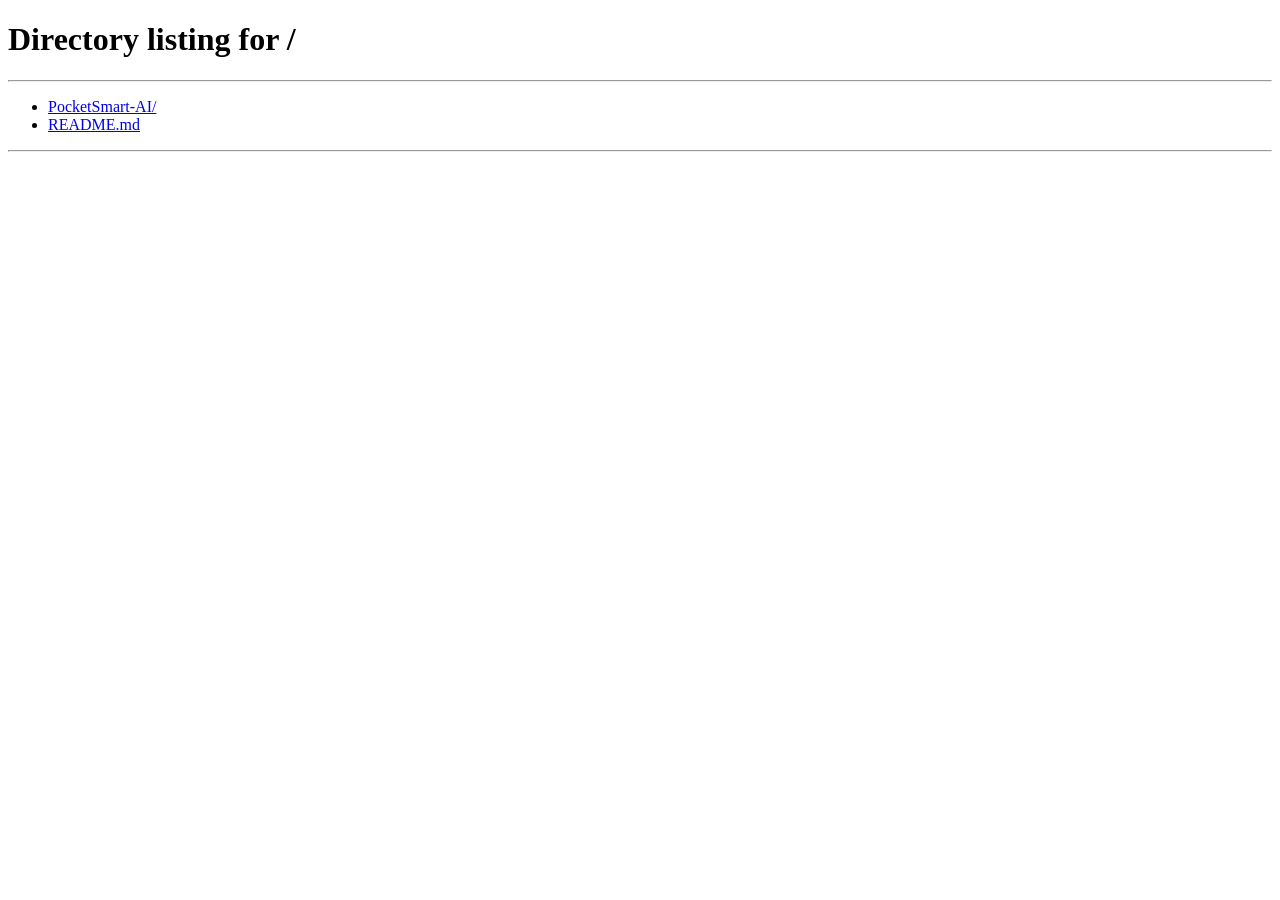
<file: PocketSmart-AI/PocketSmart-AI/5. Project Development Phase/templates/index.html>
<!DOCTYPE html>
<html lang="en">
<head>
	<meta charset="UTF-8" />
	<meta name="viewport" content="width=device-width, initial-scale=1.0" />
	<meta http-equiv="refresh" content="0; url=/" />
	<title>PocketSmart AI</title>
</head>
<body>
	<p>Continue to <a href="/">PocketSmart AI</a>.</p>
</body>
</html>
</file>
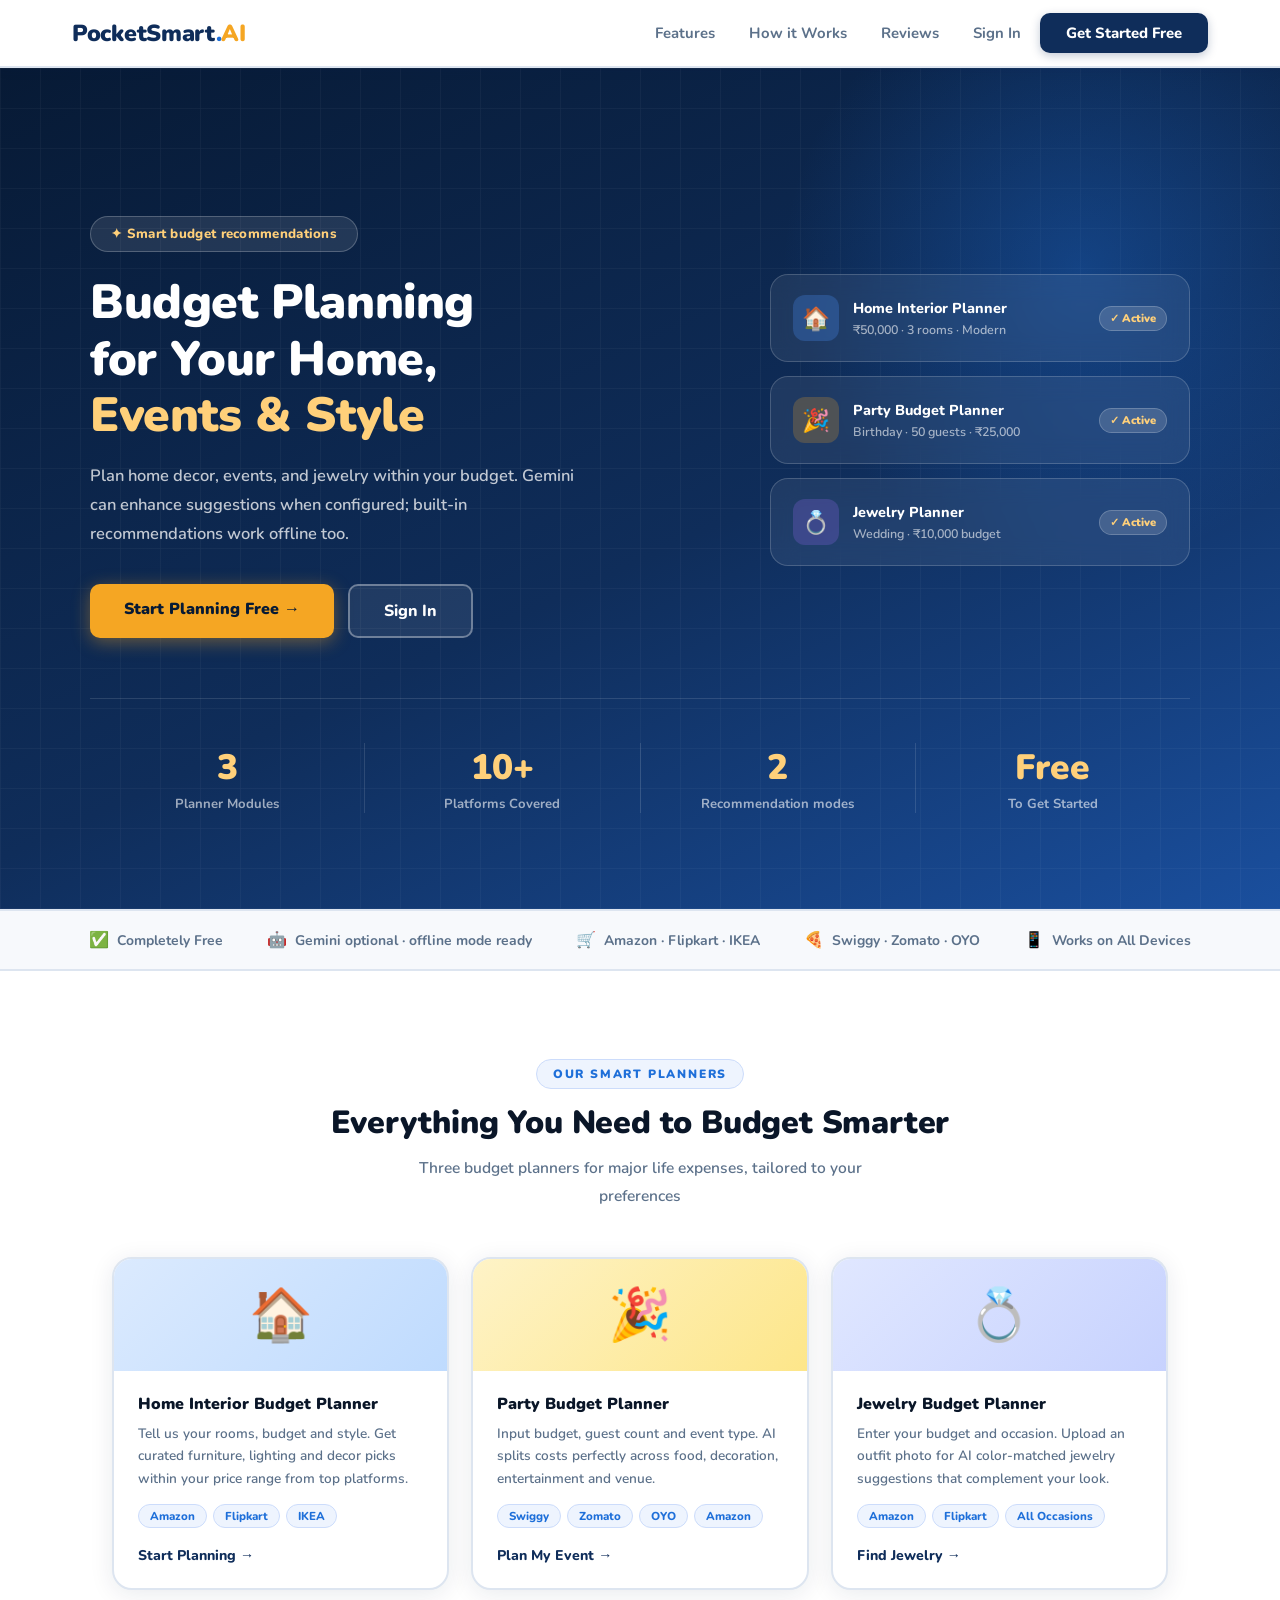
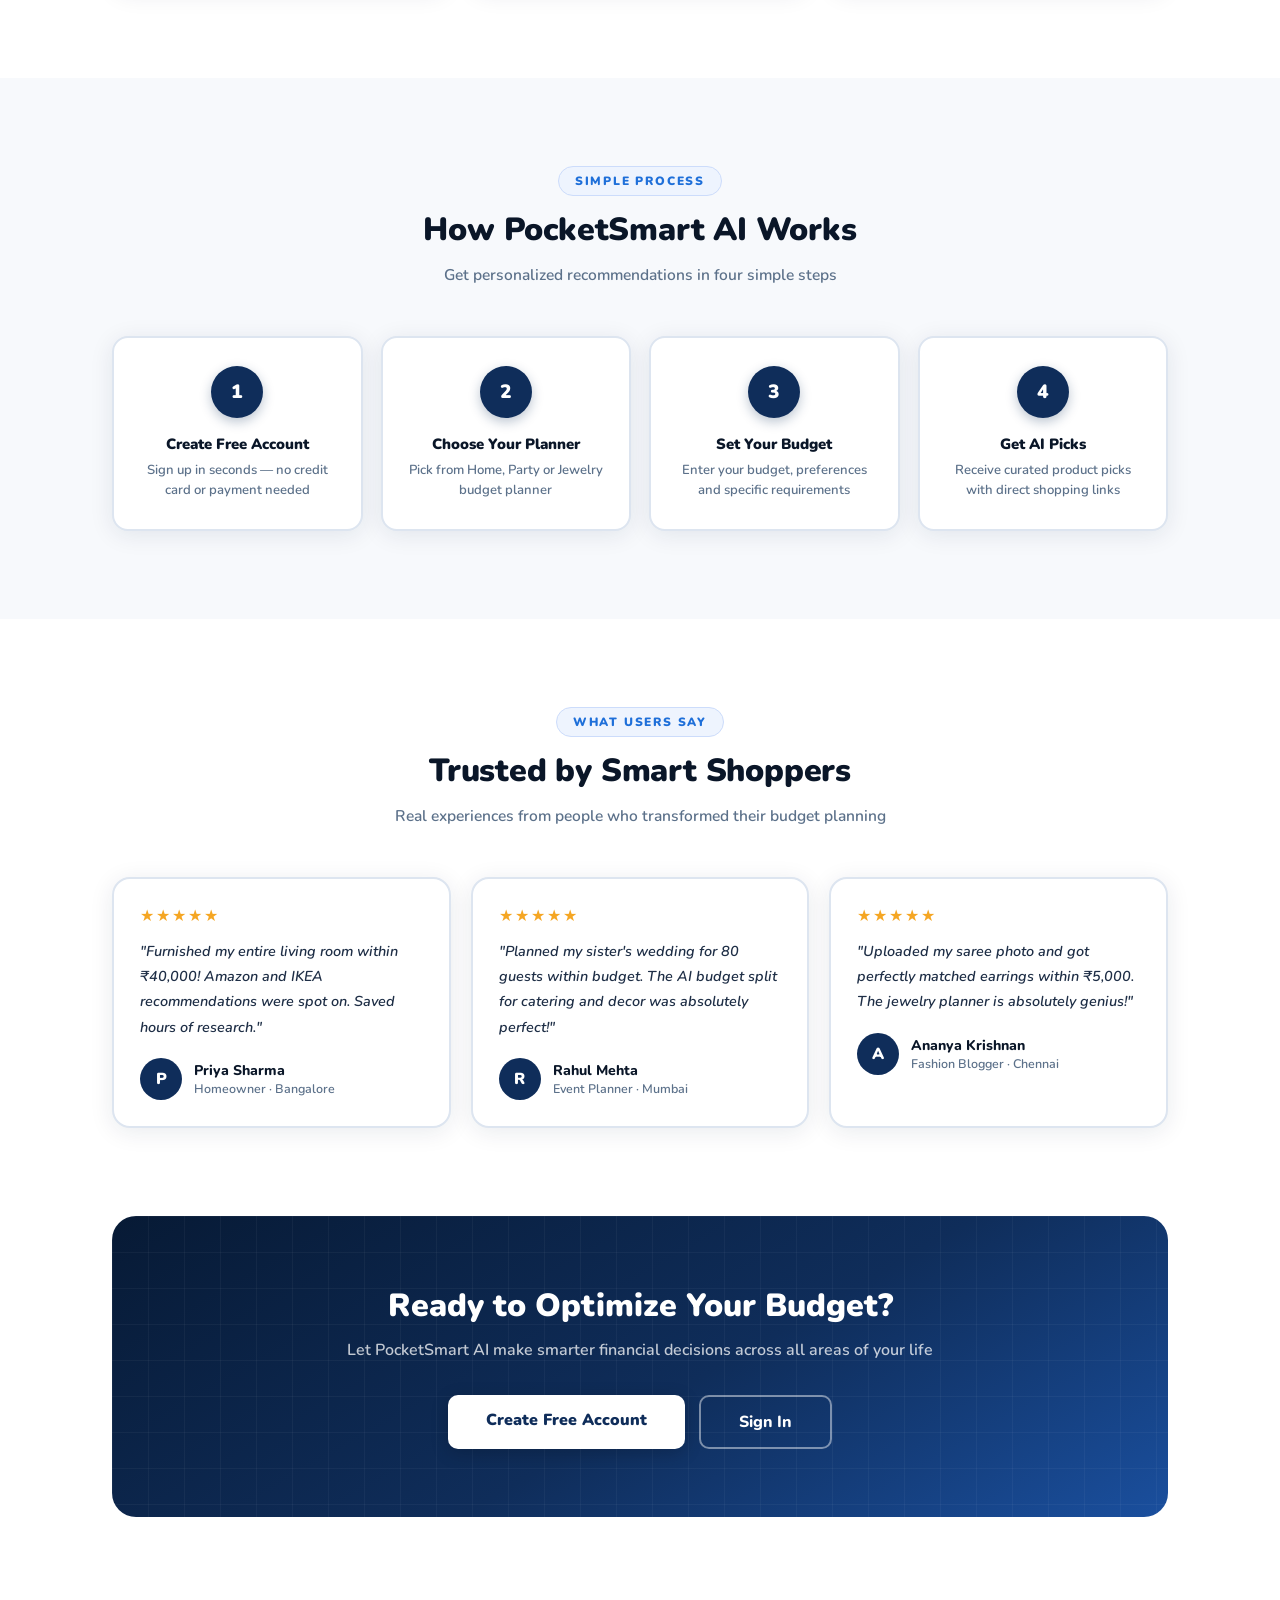
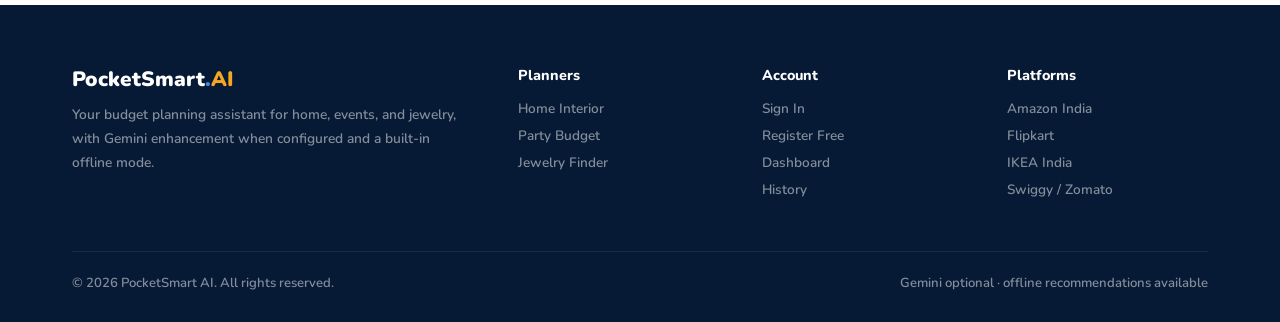
<file: PocketSmart-AI/PocketSmart-AI/5. Project Development Phase/templates/home.html>
<!DOCTYPE html>
<html lang="en">
<head>
  <meta charset="UTF-8"/>
  <meta name="viewport" content="width=device-width, initial-scale=1.0"/>
  <title>PocketSmart AI – Smart Budget Planner</title>
  <link href="https://fonts.googleapis.com/css2?family=Nunito:wght@400;600;700;800;900&display=swap" rel="stylesheet"/>
  <style>
    :root {
      --navy:    #0F2D5A;
      --navy2:   #0A2244;
      --navy3:   #071A35;
      --blue:    #1E6FD9;
      --blue-lt: #4189E8;
      --blue-pale: #EEF4FE;
      --blue-mid:  #CCDCFB;
      --gold:    #F5A623;
      --gold-lt: #FFD07A;
      --white:   #FFFFFF;
      --off:     #F7F9FC;
      --text:    #0A1628;
      --text2:   #1E2E46;
      --muted:   #5C718A;
      --border:  #DDE5F0;
      --shadow:  0 4px 24px rgba(10,34,68,0.09);
      --shadow2: 0 10px 48px rgba(10,34,68,0.16);
    }
    *, *::before, *::after { margin:0; padding:0; box-sizing:border-box; }
    html { scroll-behavior:smooth; }
    body { font-family:'Nunito',sans-serif; color:var(--text); background:var(--white); }
    a { text-decoration:none; color:inherit; }

    /* ── NAVBAR ── */
    nav {
      position:fixed; top:0; left:0; right:0; z-index:200;
      height:68px; padding:0 72px;
      background:var(--white);
      border-bottom:2px solid var(--border);
      box-shadow:0 2px 12px rgba(10,34,68,0.07);
      display:flex; align-items:center; justify-content:space-between;
    }
    .nav-logo { font-size:1.45rem; font-weight:900; color:var(--navy); letter-spacing:-0.3px; }
    .nav-logo .dot { color:var(--blue); }
    .nav-logo .ai  { color:var(--gold); }
    .nav-menu { display:flex; align-items:center; gap:4px; }
    .nav-menu a { font-size:0.93rem; font-weight:700; color:var(--muted); padding:8px 15px; border-radius:8px; transition:all .2s; }
    .nav-menu a:hover { color:var(--navy); background:var(--blue-pale); }
    .nav-btn {
      background:var(--navy) !important; color:var(--white) !important;
      padding:10px 26px !important; border-radius:10px !important;
      font-weight:800 !important; font-size:0.93rem !important;
      box-shadow:0 3px 10px rgba(15,45,90,0.25) !important;
      transition:background .2s, transform .15s !important;
    }
    .nav-btn:hover { background:var(--navy2) !important; transform:translateY(-1px) !important; }

    /* ── HERO ── */
    .hero {
      padding:148px 72px 96px;
      background:linear-gradient(155deg, var(--navy3) 0%, var(--navy) 55%, #1A4F9E 100%);
      position:relative; overflow:hidden;
    }
    .hero-grid-bg {
      position:absolute; inset:0; opacity:0.06;
      background-image:
        linear-gradient(rgba(255,255,255,.6) 1px, transparent 1px),
        linear-gradient(90deg, rgba(255,255,255,.6) 1px, transparent 1px);
      background-size:40px 40px;
    }
    .hero-glow {
      position:absolute; width:600px; height:600px;
      border-radius:50%; background:radial-gradient(circle, rgba(30,111,217,0.35) 0%, transparent 70%);
      right:-100px; top:-100px; pointer-events:none;
    }
    .hero-inner {
      position:relative; z-index:1;
      max-width:1100px; margin:0 auto;
      display:grid; grid-template-columns:1fr 420px; gap:60px; align-items:center;
    }
    .hero-badge {
      display:inline-flex; align-items:center; gap:8px;
      background:rgba(255,255,255,0.1); border:1.5px solid rgba(255,255,255,0.22);
      color:var(--gold-lt); padding:8px 20px; border-radius:50px;
      font-size:0.83rem; font-weight:800; letter-spacing:0.3px; margin-bottom:22px;
    }
    .hero h1 {
      font-size:clamp(2rem,3.8vw,3rem); font-weight:900; color:var(--white);
      line-height:1.18; margin-bottom:18px; letter-spacing:-0.4px;
    }
    .hero h1 .hl { color:var(--gold-lt); }
    .hero-sub {
      font-size:1.03rem; font-weight:600; color:rgba(255,255,255,0.75);
      line-height:1.75; max-width:500px; margin-bottom:36px;
    }
    .hero-actions { display:flex; gap:14px; flex-wrap:wrap; }
    .btn-gold {
      background:var(--gold); color:var(--navy3); padding:14px 34px;
      border-radius:10px; font-weight:900; font-size:1rem;
      box-shadow:0 4px 18px rgba(245,166,35,0.4); transition:all .2s;
    }
    .btn-gold:hover { background:var(--gold-lt); transform:translateY(-2px); box-shadow:0 8px 28px rgba(245,166,35,0.5); }
    .btn-ghost-w {
      background:rgba(255,255,255,0.08); color:var(--white);
      padding:14px 34px; border-radius:10px; font-weight:800; font-size:1rem;
      border:2px solid rgba(255,255,255,0.35); transition:all .2s;
    }
    .btn-ghost-w:hover { background:rgba(255,255,255,0.15); border-color:rgba(255,255,255,0.6); }

    /* hero right — preview card */
    .hero-card-stack { position:relative; }
    .hero-card {
      background:rgba(255,255,255,0.07); backdrop-filter:blur(12px);
      border:1.5px solid rgba(255,255,255,0.18); border-radius:18px;
      padding:20px 22px; margin-bottom:14px; display:flex; align-items:center; gap:14px;
      transition:transform .2s;
    }
    .hero-card:hover { transform:translateX(4px); }
    .hc-icon { width:46px; height:46px; border-radius:12px; display:flex; align-items:center; justify-content:center; font-size:1.4rem; flex-shrink:0; }
    .hci-b { background:rgba(78,148,255,0.25); }
    .hci-g { background:rgba(245,166,35,0.22); }
    .hci-p { background:rgba(160,110,255,0.22); }
    .hc-info h4 { font-size:0.9rem; font-weight:800; color:var(--white); margin-bottom:3px; }
    .hc-info p  { font-size:0.78rem; font-weight:600; color:rgba(255,255,255,0.6); }
    .hc-badge { margin-left:auto; background:rgba(255,255,255,0.15); color:var(--gold-lt); font-size:0.7rem; font-weight:900; padding:4px 10px; border-radius:20px; white-space:nowrap; border:1px solid rgba(255,255,255,0.2); }

    /* hero stats */
    .hero-stats {
      margin-top:60px; padding-top:44px;
      border-top:1px solid rgba(255,255,255,0.12);
      display:flex; gap:0; max-width:1100px; margin:60px auto 0;
    }
    .h-stat { flex:1; text-align:center; padding:0 24px; border-right:1px solid rgba(255,255,255,0.12); position:relative; z-index:1; }
    .h-stat:last-child { border-right:none; }
    .h-stat-val { font-size:2.2rem; font-weight:900; color:var(--gold-lt); margin-bottom:4px; }
    .h-stat-lbl { font-size:0.82rem; color:rgba(255,255,255,0.6); font-weight:700; }

    /* ── TRUST BAR ── */
    .trust {
      background:var(--off); border-top:2px solid var(--border); border-bottom:2px solid var(--border);
      padding:18px 72px;
      display:flex; align-items:center; justify-content:center; gap:44px; flex-wrap:wrap;
    }
    .trust-item { display:flex; align-items:center; gap:8px; font-size:0.87rem; font-weight:700; color:var(--muted); }
    .trust-item span { font-size:1rem; }

    /* ── SECTIONS ── */
    .section { padding:88px 72px; max-width:1200px; margin:0 auto; }
    .section-alt { background:var(--off); }
    .section-alt-inner { max-width:1200px; margin:0 auto; padding:88px 72px; }
    .sec-tag { display:inline-block; background:var(--blue-pale); color:var(--blue); border:1.5px solid var(--blue-mid); font-size:0.75rem; font-weight:900; letter-spacing:1.8px; text-transform:uppercase; padding:6px 16px; border-radius:50px; margin-bottom:12px; }
    .sec-title { font-size:clamp(1.55rem,2.5vw,2.1rem); font-weight:900; color:var(--text); margin-bottom:10px; letter-spacing:-0.2px; }
    .sec-sub { font-size:0.97rem; color:var(--muted); font-weight:600; max-width:500px; line-height:1.75; }
    .tc { text-align:center; }
    .tc .sec-sub { margin:0 auto; }

    /* ── PLANNER CARDS ── */
    .cards3 { display:grid; grid-template-columns:repeat(3,1fr); gap:22px; margin-top:48px; }
    .pcard {
      background:var(--white); border-radius:20px; border:2px solid var(--border);
      box-shadow:var(--shadow); overflow:hidden; transition:all .25s;
    }
    .pcard:hover { transform:translateY(-7px); box-shadow:var(--shadow2); border-color:var(--blue-lt); }
    .pcard-top { height:112px; display:flex; align-items:center; justify-content:center; font-size:3.2rem; }
    .pt-blue   { background:linear-gradient(135deg,#DBEAFE,#BFDBFE); }
    .pt-gold   { background:linear-gradient(135deg,#FEF3C7,#FDE68A); }
    .pt-indigo { background:linear-gradient(135deg,#E0E7FF,#C7D2FE); }
    .pcard-body { padding:22px 24px; }
    .pcard-body h3 { font-size:1rem; font-weight:900; color:var(--text); margin-bottom:8px; }
    .pcard-body p  { font-size:0.85rem; color:var(--muted); font-weight:600; line-height:1.65; margin-bottom:14px; }
    .ptags { display:flex; gap:6px; flex-wrap:wrap; margin-bottom:16px; }
    .ptag { font-size:0.72rem; font-weight:800; padding:3px 11px; border-radius:20px; background:var(--blue-pale); color:var(--blue); border:1.5px solid var(--blue-mid); }
    .plink { display:inline-flex; align-items:center; gap:5px; color:var(--navy); font-weight:800; font-size:0.88rem; transition:all .2s; }
    .plink:hover { color:var(--blue); gap:9px; }

    /* ── STEPS ── */
    .steps4 { display:grid; grid-template-columns:repeat(4,1fr); gap:18px; margin-top:48px; }
    .step-box {
      background:var(--white); border-radius:16px; padding:28px 22px;
      text-align:center; border:2px solid var(--border); box-shadow:var(--shadow);
      transition:border-color .2s, transform .2s;
    }
    .step-box:hover { border-color:var(--navy); transform:translateY(-3px); }
    .step-num { width:52px; height:52px; border-radius:50%; background:var(--navy); color:var(--white); font-size:1.2rem; font-weight:900; display:flex; align-items:center; justify-content:center; margin:0 auto 16px; box-shadow:0 4px 12px rgba(15,45,90,0.28); }
    .step-box h4 { font-size:0.93rem; font-weight:900; margin-bottom:6px; color:var(--text); }
    .step-box p  { font-size:0.82rem; color:var(--muted); font-weight:600; line-height:1.55; }

    /* ── TESTIMONIALS ── */
    .reviews3 { display:grid; grid-template-columns:repeat(3,1fr); gap:20px; margin-top:48px; }
    .rcard {
      background:var(--white); border-radius:18px; padding:26px;
      border:2px solid var(--border); box-shadow:var(--shadow); transition:all .2s;
    }
    .rcard:hover { border-color:var(--navy); box-shadow:var(--shadow2); }
    .rstars { color:var(--gold); font-size:1rem; letter-spacing:2px; margin-bottom:12px; }
    .rtext { font-size:0.9rem; color:var(--text2); font-weight:600; line-height:1.75; margin-bottom:18px; font-style:italic; }
    .rauthor { display:flex; align-items:center; gap:12px; }
    .ravatar { width:42px; height:42px; border-radius:50%; background:var(--navy); color:var(--white); font-size:1rem; font-weight:900; display:flex; align-items:center; justify-content:center; flex-shrink:0; }
    .rname { font-weight:800; font-size:0.88rem; color:var(--text); }
    .rrole { font-size:0.78rem; color:var(--muted); font-weight:600; }

    /* ── CTA ── */
    .cta-section { padding:0 72px 88px; max-width:1200px; margin:0 auto; }
    .cta-box {
      background:linear-gradient(150deg,var(--navy3) 0%,var(--navy) 55%,#1A4F9E 100%);
      border-radius:24px; padding:68px; text-align:center; position:relative; overflow:hidden;
    }
    .cta-box::before {
      content:''; position:absolute; inset:0;
      background-image:linear-gradient(rgba(255,255,255,.04) 1px,transparent 1px),linear-gradient(90deg,rgba(255,255,255,.04) 1px,transparent 1px);
      background-size:36px 36px;
    }
    .cta-box h2 { font-size:2rem; font-weight:900; color:var(--white); margin-bottom:12px; position:relative; }
    .cta-box p  { color:rgba(255,255,255,0.75); font-size:1rem; font-weight:600; margin-bottom:34px; position:relative; }
    .cta-btns  { display:flex; gap:14px; justify-content:center; flex-wrap:wrap; position:relative; }
    .btn-white { background:var(--white); color:var(--navy); padding:14px 38px; border-radius:10px; font-weight:900; font-size:1rem; box-shadow:0 4px 18px rgba(0,0,0,0.18); transition:all .2s; }
    .btn-white:hover { transform:translateY(-2px); box-shadow:0 8px 28px rgba(0,0,0,0.22); }
    .btn-ol-w { background:transparent; color:var(--white); padding:14px 38px; border-radius:10px; font-weight:800; font-size:1rem; border:2px solid rgba(255,255,255,0.45); transition:all .2s; }
    .btn-ol-w:hover { background:rgba(255,255,255,0.1); border-color:rgba(255,255,255,0.7); }

    /* ── FOOTER ── */
    footer { background:var(--navy3); padding:60px 72px 30px; color:rgba(255,255,255,0.5); }
    .fgrid { display:grid; grid-template-columns:2fr 1fr 1fr 1fr; gap:44px; margin-bottom:44px; }
    .flogo { font-size:1.3rem; font-weight:900; color:var(--white); margin-bottom:10px; }
    .flogo .dot { color:var(--blue-lt); }
    .flogo .ai  { color:var(--gold); }
    .fdesc { font-size:0.86rem; font-weight:600; line-height:1.75; }
    .fcol h4 { color:var(--white); font-weight:800; font-size:0.9rem; margin-bottom:14px; }
    .fcol a  { display:block; font-size:0.85rem; font-weight:600; margin-bottom:8px; transition:color .2s; }
    .fcol a:hover { color:var(--blue-lt); }
    .fbot { border-top:1px solid rgba(255,255,255,0.08); padding-top:22px; display:flex; justify-content:space-between; font-size:0.82rem; font-weight:600; }

    /* ── RESPONSIVE ── */
    @media(max-width:1024px){
      nav,.trust,.section,.section-alt-inner,.cta-section,footer{padding-left:28px;padding-right:28px;}
      .hero{padding:130px 28px 80px;}
      .hero-inner{grid-template-columns:1fr;} .hero-card-stack{display:none;}
      .cards3,.steps4,.reviews3{grid-template-columns:1fr 1fr;}
      .fgrid{grid-template-columns:1fr 1fr;}
      .hero-stats{flex-wrap:wrap;}
    }
    @media(max-width:640px){
      .cards3,.steps4,.reviews3{grid-template-columns:1fr;}
      .nav-menu a:not(.nav-btn){display:none;}
      .h-stat{border-right:none;padding:10px 0;}
    }
  </style>
</head>
<body>

<!-- NAVBAR -->
<nav>
  <div class="nav-logo">PocketSmart<span class="dot">.</span><span class="ai">AI</span></div>
  <div class="nav-menu">
    <a href="#features">Features</a>
    <a href="#how-it-works">How it Works</a>
    <a href="#reviews">Reviews</a>
    <a href="/login">Sign In</a>
    <a href="/register" class="nav-btn">Get Started Free</a>
  </div>
</nav>

<!-- HERO -->
<div style="padding-top:68px">
<div class="hero">
  <div class="hero-grid-bg"></div>
  <div class="hero-glow"></div>
  <div class="hero-inner">
    <div>
      <div class="hero-badge">✦ Smart budget recommendations</div>
      <h1>Budget Planning<br/>for Your Home,<br/><span class="hl">Events & Style</span></h1>
      <p class="hero-sub">Plan home decor, events, and jewelry within your budget. Gemini can enhance suggestions when configured; built-in recommendations work offline too.</p>
      <div class="hero-actions">
        <a href="/register" class="btn-gold">Start Planning Free →</a>
        <a href="/login" class="btn-ghost-w">Sign In</a>
      </div>
    </div>
    <div class="hero-card-stack">
      <div class="hero-card"><div class="hc-icon hci-b">🏠</div><div class="hc-info"><h4>Home Interior Planner</h4><p>₹50,000 · 3 rooms · Modern</p></div><div class="hc-badge">✓ Active</div></div>
      <div class="hero-card"><div class="hc-icon hci-g">🎉</div><div class="hc-info"><h4>Party Budget Planner</h4><p>Birthday · 50 guests · ₹25,000</p></div><div class="hc-badge">✓ Active</div></div>
      <div class="hero-card"><div class="hc-icon hci-p">💍</div><div class="hc-info"><h4>Jewelry Planner</h4><p>Wedding · ₹10,000 budget</p></div><div class="hc-badge">✓ Active</div></div>
    </div>
  </div>
  <div class="hero-stats">
    <div class="h-stat"><div class="h-stat-val">3</div><div class="h-stat-lbl">Planner Modules</div></div>
    <div class="h-stat"><div class="h-stat-val">10+</div><div class="h-stat-lbl">Platforms Covered</div></div>
    <div class="h-stat"><div class="h-stat-val">2</div><div class="h-stat-lbl">Recommendation modes</div></div>
    <div class="h-stat"><div class="h-stat-val">Free</div><div class="h-stat-lbl">To Get Started</div></div>
  </div>
</div>

<!-- TRUST BAR -->
<div class="trust">
  <div class="trust-item"><span>✅</span> Completely Free</div>
  <div class="trust-item"><span>🤖</span> Gemini optional · offline mode ready</div>
  <div class="trust-item"><span>🛒</span> Amazon · Flipkart · IKEA</div>
  <div class="trust-item"><span>🍕</span> Swiggy · Zomato · OYO</div>
  <div class="trust-item"><span>📱</span> Works on All Devices</div>
</div>

<!-- PLANNERS -->
<div class="section" id="features">
  <div class="tc">
    <div class="sec-tag">Our Smart Planners</div>
    <h2 class="sec-title">Everything You Need to Budget Smarter</h2>
    <p class="sec-sub">Three budget planners for major life expenses, tailored to your preferences</p>
  </div>
  <div class="cards3">
    <div class="pcard">
      <div class="pcard-top pt-blue">🏠</div>
      <div class="pcard-body">
        <h3>Home Interior Budget Planner</h3>
        <p>Tell us your rooms, budget and style. Get curated furniture, lighting and decor picks within your price range from top platforms.</p>
        <div class="ptags"><span class="ptag">Amazon</span><span class="ptag">Flipkart</span><span class="ptag">IKEA</span></div>
        <a href="/register" class="plink">Start Planning →</a>
      </div>
    </div>
    <div class="pcard">
      <div class="pcard-top pt-gold">🎉</div>
      <div class="pcard-body">
        <h3>Party Budget Planner</h3>
        <p>Input budget, guest count and event type. AI splits costs perfectly across food, decoration, entertainment and venue.</p>
        <div class="ptags"><span class="ptag">Swiggy</span><span class="ptag">Zomato</span><span class="ptag">OYO</span><span class="ptag">Amazon</span></div>
        <a href="/register" class="plink">Plan My Event →</a>
      </div>
    </div>
    <div class="pcard">
      <div class="pcard-top pt-indigo">💍</div>
      <div class="pcard-body">
        <h3>Jewelry Budget Planner</h3>
        <p>Enter your budget and occasion. Upload an outfit photo for AI color-matched jewelry suggestions that complement your look.</p>
        <div class="ptags"><span class="ptag">Amazon</span><span class="ptag">Flipkart</span><span class="ptag">All Occasions</span></div>
        <a href="/register" class="plink">Find Jewelry →</a>
      </div>
    </div>
  </div>
</div>

<!-- HOW IT WORKS -->
<div class="section-alt" id="how-it-works">
  <div class="section-alt-inner">
    <div class="tc">
      <div class="sec-tag">Simple Process</div>
      <h2 class="sec-title">How PocketSmart AI Works</h2>
      <p class="sec-sub">Get personalized recommendations in four simple steps</p>
    </div>
    <div class="steps4">
      <div class="step-box"><div class="step-num">1</div><h4>Create Free Account</h4><p>Sign up in seconds — no credit card or payment needed</p></div>
      <div class="step-box"><div class="step-num">2</div><h4>Choose Your Planner</h4><p>Pick from Home, Party or Jewelry budget planner</p></div>
      <div class="step-box"><div class="step-num">3</div><h4>Set Your Budget</h4><p>Enter your budget, preferences and specific requirements</p></div>
      <div class="step-box"><div class="step-num">4</div><h4>Get AI Picks</h4><p>Receive curated product picks with direct shopping links</p></div>
    </div>
  </div>
</div>

<!-- REVIEWS -->
<div class="section" id="reviews">
  <div class="tc">
    <div class="sec-tag">What Users Say</div>
    <h2 class="sec-title">Trusted by Smart Shoppers</h2>
    <p class="sec-sub">Real experiences from people who transformed their budget planning</p>
  </div>
  <div class="reviews3">
    <div class="rcard">
      <div class="rstars">★★★★★</div>
      <p class="rtext">"Furnished my entire living room within ₹40,000! Amazon and IKEA recommendations were spot on. Saved hours of research."</p>
      <div class="rauthor"><div class="ravatar">P</div><div><div class="rname">Priya Sharma</div><div class="rrole">Homeowner · Bangalore</div></div></div>
    </div>
    <div class="rcard">
      <div class="rstars">★★★★★</div>
      <p class="rtext">"Planned my sister's wedding for 80 guests within budget. The AI budget split for catering and decor was absolutely perfect!"</p>
      <div class="rauthor"><div class="ravatar">R</div><div><div class="rname">Rahul Mehta</div><div class="rrole">Event Planner · Mumbai</div></div></div>
    </div>
    <div class="rcard">
      <div class="rstars">★★★★★</div>
      <p class="rtext">"Uploaded my saree photo and got perfectly matched earrings within ₹5,000. The jewelry planner is absolutely genius!"</p>
      <div class="rauthor"><div class="ravatar">A</div><div><div class="rname">Ananya Krishnan</div><div class="rrole">Fashion Blogger · Chennai</div></div></div>
    </div>
  </div>
</div>

<!-- CTA -->
<div class="cta-section">
  <div class="cta-box">
    <h2>Ready to Optimize Your Budget?</h2>
    <p>Let PocketSmart AI make smarter financial decisions across all areas of your life</p>
    <div class="cta-btns">
      <a href="/register" class="btn-white">Create Free Account</a>
      <a href="/login" class="btn-ol-w">Sign In</a>
    </div>
  </div>
</div>

<!-- FOOTER -->
<footer>
  <div class="fgrid">
    <div>
      <div class="flogo">PocketSmart<span class="dot">.</span><span class="ai">AI</span></div>
      <p class="fdesc">Your budget planning assistant for home, events, and jewelry, with Gemini enhancement when configured and a built-in offline mode.</p>
    </div>
    <div class="fcol"><h4>Planners</h4><a href="/home-planner">Home Interior</a><a href="/party-planner">Party Budget</a><a href="/jewelry-planner">Jewelry Finder</a></div>
    <div class="fcol"><h4>Account</h4><a href="/login">Sign In</a><a href="/register">Register Free</a><a href="/dashboard">Dashboard</a><a href="/history">History</a></div>
    <div class="fcol"><h4>Platforms</h4><a href="#">Amazon India</a><a href="#">Flipkart</a><a href="#">IKEA India</a><a href="#">Swiggy / Zomato</a></div>
  </div>
  <div class="fbot"><span>© 2026 PocketSmart AI. All rights reserved.</span><span>Gemini optional · offline recommendations available</span></div>
</footer>
</div>
</body>
</html>
</file>
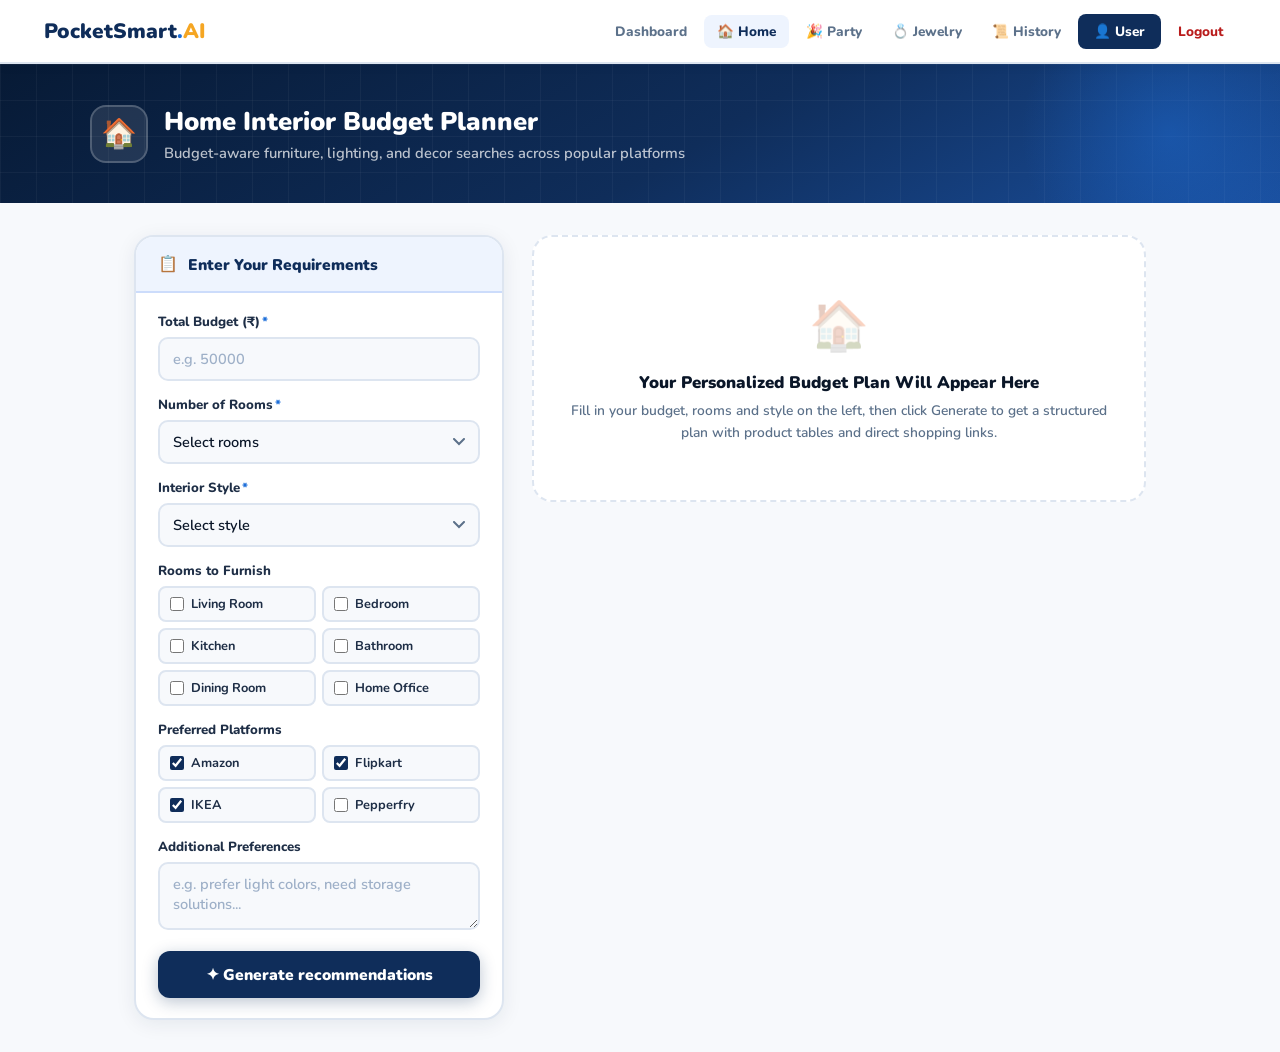
<file: PocketSmart-AI/PocketSmart-AI/5. Project Development Phase/templates/home_planner.html>
<!DOCTYPE html>
<html lang="en">
<head>
  <meta charset="UTF-8"/>
  <meta name="viewport" content="width=device-width, initial-scale=1.0"/>
  <title>PocketSmart AI – Home Interior Planner</title>
  <link href="https://fonts.googleapis.com/css2?family=Nunito:wght@400;600;700;800;900&display=swap" rel="stylesheet"/>
  <style>
    :root{--navy:#0F2D5A;--navy2:#0A2244;--navy3:#071A35;--blue:#1E6FD9;--blue-lt:#4189E8;--blue-pale:#EEF4FE;--blue-mid:#CCDCFB;--gold:#F5A623;--gold-lt:#FFD07A;--white:#FFFFFF;--off:#F7F9FC;--text:#0A1628;--text2:#1E2E46;--muted:#5C718A;--border:#DDE5F0;--shadow:0 4px 20px rgba(10,34,68,0.08);--shadow2:0 8px 36px rgba(10,34,68,0.14);}
    *{margin:0;padding:0;box-sizing:border-box;}
    body{font-family:'Nunito',sans-serif;color:var(--text);background:var(--off);min-height:100vh;}
    a{text-decoration:none;color:inherit;}
    nav{background:var(--white);border-bottom:2px solid var(--border);height:64px;padding:0 44px;display:flex;align-items:center;justify-content:space-between;position:sticky;top:0;z-index:100;box-shadow:0 2px 10px rgba(10,34,68,0.07);}
    .nav-logo{font-size:1.3rem;font-weight:900;color:var(--navy);}
    .nav-logo .dot{color:var(--blue);}
    .nav-logo .ai{color:var(--gold);}
    .nav-right{display:flex;align-items:center;gap:4px;}
    .nl{padding:7px 13px;border-radius:8px;font-size:0.85rem;font-weight:800;color:var(--muted);transition:all .2s;}
    .nl:hover{background:var(--blue-pale);color:var(--navy);}
    .nl.active{background:var(--blue-pale);color:var(--navy);}
    .nl.danger{color:#B91C1C;}
    .nl.danger:hover{background:#FEF2F2;}
    .user-chip{background:var(--navy);color:var(--white);padding:8px 16px;border-radius:8px;font-size:0.85rem;font-weight:800;}
    .page-header{background:linear-gradient(150deg,var(--navy3) 0%,var(--navy) 55%,#1A4F9E 100%);padding:40px 44px;position:relative;overflow:hidden;}
    .page-header::before{content:'';position:absolute;inset:0;background-image:linear-gradient(rgba(255,255,255,.04) 1px,transparent 1px),linear-gradient(90deg,rgba(255,255,255,.04) 1px,transparent 1px);background-size:36px 36px;}
    .ph-glow{position:absolute;width:300px;height:300px;border-radius:50%;background:radial-gradient(circle,rgba(30,111,217,0.4) 0%,transparent 70%);right:-40px;top:-80px;pointer-events:none;}
    .ph-inner{max-width:1100px;margin:0 auto;position:relative;z-index:1;display:flex;align-items:center;gap:16px;}
    .ph-icon{width:58px;height:58px;border-radius:16px;background:rgba(255,255,255,0.1);border:2px solid rgba(255,255,255,0.2);display:flex;align-items:center;justify-content:center;font-size:1.8rem;flex-shrink:0;}
    .ph-text h1{font-size:1.6rem;font-weight:900;color:var(--white);margin-bottom:4px;}
    .ph-text p{font-size:0.92rem;font-weight:600;color:rgba(255,255,255,0.72);}
    main{max-width:1100px;margin:0 auto;padding:32px 44px;}
    .layout{display:grid;grid-template-columns:370px 1fr;gap:28px;align-items:start;}

    /* ── FORM ── */
    .form-card{background:var(--white);border:2px solid var(--border);border-radius:20px;box-shadow:var(--shadow);overflow:hidden;position:sticky;top:84px;}
    .form-card-header{background:var(--blue-pale);border-bottom:2px solid var(--blue-mid);padding:16px 22px;display:flex;align-items:center;gap:10px;}
    .form-card-header h2{font-size:0.97rem;font-weight:900;color:var(--navy);}
    .form-body{padding:20px 22px;}
    .form-group{margin-bottom:15px;}
    .form-group label{display:block;font-size:0.83rem;font-weight:800;color:var(--text2);margin-bottom:6px;}
    .req{color:var(--blue);margin-left:2px;}
    input,select,textarea{width:100%;padding:10px 13px;border:2px solid var(--border);border-radius:10px;font-family:'Nunito',sans-serif;font-size:0.91rem;font-weight:600;color:var(--text);background:var(--off);transition:border-color .2s,box-shadow .2s,background .2s;}
    input:focus,select:focus,textarea:focus{outline:none;border-color:var(--blue);background:var(--white);box-shadow:0 0 0 3px rgba(30,111,217,0.1);}
    input::placeholder,textarea::placeholder{color:#9EB0C8;font-weight:600;}
    select{cursor:pointer;appearance:none;background-image:url("data:image/svg+xml,%3Csvg xmlns='http://www.w3.org/2000/svg' width='12' height='8' viewBox='0 0 12 8'%3E%3Cpath d='M1 1l5 5 5-5' stroke='%235C718A' stroke-width='2' fill='none' stroke-linecap='round'/%3E%3C/svg%3E");background-repeat:no-repeat;background-position:right 13px center;padding-right:34px;}
    textarea{resize:vertical;min-height:68px;}
    .cbgroup{display:grid;grid-template-columns:1fr 1fr;gap:6px;}
    .cbitem{display:flex;align-items:center;gap:7px;background:var(--off);border:2px solid var(--border);border-radius:8px;padding:7px 10px;cursor:pointer;transition:all .2s;}
    .cbitem:hover{border-color:var(--blue-mid);}
    .cbitem input[type=checkbox]{width:14px;height:14px;accent-color:var(--navy);cursor:pointer;padding:0;flex-shrink:0;}
    .cbitem label{font-size:0.8rem;font-weight:700;color:var(--text2);cursor:pointer;margin:0;}
    .btn-gen{width:100%;padding:13px;background:var(--navy);color:var(--white);border:none;border-radius:12px;font-family:'Nunito',sans-serif;font-size:0.97rem;font-weight:900;cursor:pointer;box-shadow:0 4px 16px rgba(15,45,90,0.28);transition:all .2s;display:flex;align-items:center;justify-content:center;gap:8px;margin-top:4px;}
    .btn-gen:hover{background:var(--navy2);transform:translateY(-1px);}
    .btn-gen:disabled{opacity:0.6;cursor:not-allowed;transform:none;box-shadow:none;}

    /* ── STATES ── */
    .res-empty{background:var(--white);border:2px dashed var(--border);border-radius:20px;padding:56px 28px;text-align:center;}
    .re-icon{font-size:3rem;margin-bottom:12px;opacity:0.3;}
    .re-title{font-size:1.05rem;font-weight:900;color:var(--text);margin-bottom:6px;}
    .re-sub{font-size:0.86rem;font-weight:600;color:var(--muted);line-height:1.6;}
    .loading{display:none;background:var(--white);border:2px solid var(--border);border-radius:20px;padding:56px 28px;text-align:center;}
    .spinner{width:44px;height:44px;border:4px solid var(--blue-mid);border-top-color:var(--navy);border-radius:50%;animation:spin .8s linear infinite;margin:0 auto 16px;}
    @keyframes spin{to{transform:rotate(360deg);}}
    .loading p{font-size:0.92rem;font-weight:700;color:var(--muted);}

    /* ── RESULT LAYOUT ── */
    .result-wrap{display:none;}
    .res-topbar{background:linear-gradient(135deg,var(--navy) 0%,var(--blue) 100%);border-radius:16px;padding:18px 24px;display:flex;align-items:center;justify-content:space-between;margin-bottom:16px;}
    .res-topbar h2{font-size:1.05rem;font-weight:900;color:var(--white);}
    .res-topbar p{font-size:0.8rem;font-weight:600;color:rgba(255,255,255,0.7);margin-top:3px;}
    .res-badge{background:rgba(255,255,255,0.15);border:1.5px solid rgba(255,255,255,0.25);color:var(--gold-lt);padding:5px 13px;border-radius:20px;font-size:0.76rem;font-weight:800;white-space:nowrap;}

    /* Budget summary */
    .bsum{background:var(--white);border:2px solid var(--border);border-radius:16px;overflow:hidden;margin-bottom:14px;box-shadow:var(--shadow);}
    .bsum-head{background:linear-gradient(135deg,var(--navy) 0%,var(--navy2) 100%);padding:12px 20px;display:flex;align-items:center;gap:8px;}
    .bsum-head span{font-size:1rem;}
    .bsum-head h3{font-size:0.93rem;font-weight:900;color:var(--white);}
    .bsum-body{padding:14px 20px;display:flex;gap:0;flex-wrap:wrap;}
    .bsum-item{flex:1;min-width:100px;padding:0 18px;border-right:2px solid var(--border);}
    .bsum-item:first-child{padding-left:4px;}
    .bsum-item:last-child{border-right:none;}
    .bsum-lbl{font-size:0.74rem;font-weight:800;color:var(--muted);text-transform:uppercase;letter-spacing:0.8px;margin-bottom:4px;}
    .bsum-val{font-size:1.15rem;font-weight:900;color:var(--navy);}
    .bsum-val.green{color:#15803D;}
    .bsum-val.gold{color:var(--gold);}

    /* Category card */
    .cat-card{background:var(--white);border:2px solid var(--border);border-radius:16px;overflow:hidden;margin-bottom:14px;box-shadow:var(--shadow);}
    .cat-head{padding:12px 18px;display:flex;align-items:center;gap:10px;border-bottom:2px solid var(--border);background:var(--blue-pale);}
    .cat-icon{font-size:1.15rem;}
    .cat-name{font-size:0.95rem;font-weight:900;color:var(--navy);}
    .cat-alloc{margin-left:auto;background:var(--navy);color:var(--white);font-size:0.73rem;font-weight:800;padding:3px 11px;border-radius:20px;}
    .cat-table{width:100%;border-collapse:collapse;}
    .cat-table th{background:var(--off);font-size:0.74rem;font-weight:800;color:var(--muted);padding:9px 14px;text-align:left;border-bottom:2px solid var(--border);text-transform:uppercase;letter-spacing:0.5px;}
    .cat-table td{padding:11px 14px;font-size:0.85rem;font-weight:600;color:var(--text2);border-bottom:1px solid var(--border);vertical-align:middle;}
    .cat-table tr:last-child td{border-bottom:none;}
    .cat-table tr:hover td{background:var(--blue-pale);}
    .td-name{font-weight:800;color:var(--navy);}
    .td-price{font-weight:900;color:var(--blue);white-space:nowrap;}
    .td-qty{background:var(--blue-pale);color:var(--navy);font-size:0.72rem;font-weight:800;padding:3px 9px;border-radius:20px;white-space:nowrap;display:inline-block;}
    .shop-links{display:flex;flex-wrap:wrap;gap:4px;}
    .sbtn{display:inline-flex;align-items:center;gap:3px;font-size:0.7rem;font-weight:800;padding:3px 9px;border-radius:6px;border:1.5px solid;transition:all .15s;white-space:nowrap;}
    .s-amazon{background:#FFF8E7;color:#B45309;border-color:#FDE68A;}
    .s-amazon:hover{background:#FDE68A;}
    .s-flipkart{background:#EEF4FE;color:#1D4ED8;border-color:#BFDBFE;}
    .s-flipkart:hover{background:#BFDBFE;}
    .s-ikea{background:#F0FDF4;color:#166534;border-color:#BBF7D0;}
    .s-ikea:hover{background:#BBF7D0;}
    .s-pepperfry{background:#FFF7ED;color:#C2410C;border-color:#FED7AA;}
    .s-pepperfry:hover{background:#FED7AA;}
    .s-other{background:var(--off);color:var(--muted);border-color:var(--border);}

    /* Tips */
    .tips-card{background:var(--white);border:2px solid var(--border);border-radius:16px;overflow:hidden;margin-bottom:14px;box-shadow:var(--shadow);display:none;}
    .tips-head{background:linear-gradient(135deg,var(--navy) 0%,var(--navy2) 100%);padding:12px 20px;display:flex;align-items:center;gap:8px;}
    .tips-head span{font-size:1rem;}
    .tips-head h3{font-size:0.93rem;font-weight:900;color:var(--white);}
    .tips-body{padding:14px 20px;}
    .tip-row{display:flex;align-items:flex-start;gap:10px;padding:8px 0;border-bottom:1px solid var(--border);}
    .tip-row:last-child{border-bottom:none;padding-bottom:0;}
    .tip-dot{width:20px;height:20px;border-radius:50%;background:var(--blue-pale);border:2px solid var(--blue-mid);display:flex;align-items:center;justify-content:center;font-size:0.65rem;color:var(--blue);font-weight:900;flex-shrink:0;margin-top:2px;}
    .tip-txt{font-size:0.86rem;font-weight:600;color:var(--text2);line-height:1.55;}

    /* Actions */
    .res-actions{display:flex;gap:10px;margin-top:4px;}
    .btn-new{background:var(--navy);color:var(--white);padding:10px 22px;border-radius:10px;font-weight:800;font-size:0.86rem;border:none;cursor:pointer;font-family:'Nunito',sans-serif;transition:background .2s;}
    .btn-new:hover{background:var(--navy2);}
    .btn-copy{background:var(--white);color:var(--text2);padding:10px 22px;border-radius:10px;font-weight:800;font-size:0.86rem;border:2px solid var(--border);cursor:pointer;font-family:'Nunito',sans-serif;transition:all .2s;}
    .btn-copy:hover{border-color:var(--navy);color:var(--navy);}

    @media(max-width:900px){nav{height:auto;min-height:64px;padding:8px 16px;flex-wrap:wrap;row-gap:8px;}.nav-right{flex:1 1 200px;flex-wrap:wrap;justify-content:flex-end;gap:2px;}main{padding:20px 16px;}.layout{grid-template-columns:1fr;}.form-card{position:static;}.page-header{padding:28px 20px;}.bsum-item{border-right:none;border-bottom:1px solid var(--border);padding:6px 0;}.bsum-item:last-child{border-bottom:none;}}
  </style>
</head>
<body>

<nav>
  <div class="nav-logo">PocketSmart<span class="dot">.</span><span class="ai">AI</span></div>
  <div class="nav-right">
    <a href="/dashboard" class="nl">Dashboard</a>
    <a href="/home-planner" class="nl active">🏠 Home</a>
    <a href="/party-planner" class="nl">🎉 Party</a>
    <a href="/jewelry-planner" class="nl">💍 Jewelry</a>
    <a href="/history" class="nl">📜 History</a>
    <span class="user-chip" id="userChip">👤 User</span>
    <a href="/logout" class="nl danger">Logout</a>
  </div>
</nav>

<div class="page-header">
  <div class="ph-glow"></div>
  <div class="ph-inner">
    <div class="ph-icon">🏠</div>
    <div class="ph-text">
      <h1>Home Interior Budget Planner</h1>
      <p>Budget-aware furniture, lighting, and decor searches across popular platforms</p>
    </div>
  </div>
</div>

<main>
  <div class="layout">

    <!-- FORM -->
    <div class="form-card">
      <div class="form-card-header"><span>📋</span><h2>Enter Your Requirements</h2></div>
      <div class="form-body">
        <div class="form-group">
          <label>Total Budget (₹)<span class="req">*</span></label>
          <input type="number" id="budget" placeholder="e.g. 50000" min="1000" required/>
        </div>
        <div class="form-group">
          <label>Number of Rooms<span class="req">*</span></label>
          <select id="rooms">
            <option value="">Select rooms</option>
            <option value="1">1 Room</option>
            <option value="2">2 Rooms</option>
            <option value="3">3 Rooms</option>
            <option value="4">4 Rooms</option>
            <option value="5+">5+ Rooms</option>
          </select>
        </div>
        <div class="form-group">
          <label>Interior Style<span class="req">*</span></label>
          <select id="style">
            <option value="">Select style</option>
            <option>Modern / Contemporary</option>
            <option>Minimalist</option>
            <option>Traditional / Classic</option>
            <option>Bohemian</option>
            <option>Industrial</option>
            <option>Scandinavian</option>
            <option>Luxury</option>
          </select>
        </div>
        <div class="form-group">
          <label>Rooms to Furnish</label>
          <div class="cbgroup">
            <div class="cbitem"><input type="checkbox" id="r_living" value="Living Room"/><label for="r_living">Living Room</label></div>
            <div class="cbitem"><input type="checkbox" id="r_bedroom" value="Bedroom"/><label for="r_bedroom">Bedroom</label></div>
            <div class="cbitem"><input type="checkbox" id="r_kitchen" value="Kitchen"/><label for="r_kitchen">Kitchen</label></div>
            <div class="cbitem"><input type="checkbox" id="r_bathroom" value="Bathroom"/><label for="r_bathroom">Bathroom</label></div>
            <div class="cbitem"><input type="checkbox" id="r_dining" value="Dining Room"/><label for="r_dining">Dining Room</label></div>
            <div class="cbitem"><input type="checkbox" id="r_office" value="Home Office"/><label for="r_office">Home Office</label></div>
          </div>
        </div>
        <div class="form-group">
          <label>Preferred Platforms</label>
          <div class="cbgroup">
            <div class="cbitem"><input type="checkbox" id="p_amazon" value="Amazon" checked/><label for="p_amazon">Amazon</label></div>
            <div class="cbitem"><input type="checkbox" id="p_flipkart" value="Flipkart" checked/><label for="p_flipkart">Flipkart</label></div>
            <div class="cbitem"><input type="checkbox" id="p_ikea" value="IKEA" checked/><label for="p_ikea">IKEA</label></div>
            <div class="cbitem"><input type="checkbox" id="p_pepperfry" value="Pepperfry"/><label for="p_pepperfry">Pepperfry</label></div>
          </div>
        </div>
        <div class="form-group">
          <label>Additional Preferences</label>
          <textarea id="preferences" placeholder="e.g. prefer light colors, need storage solutions..."></textarea>
        </div>
        <button class="btn-gen" id="genBtn" onclick="generate()">✦ Generate recommendations</button>
      </div>
    </div>

    <!-- RESULT PANEL -->
    <div id="resultPanel">
      <div class="res-empty" id="emptyState">
        <div class="re-icon">🏠</div>
        <div class="re-title">Your Personalized Budget Plan Will Appear Here</div>
        <p class="re-sub">Fill in your budget, rooms and style on the left, then click Generate to get a structured plan with product tables and direct shopping links.</p>
      </div>
      <div class="loading" id="loadingState">
        <div class="spinner"></div>
        <p>Generating your personalized home interior plan...</p>
      </div>
      <div class="result-wrap" id="resultWrap">
        <div class="res-topbar">
          <div><h2>🏠 Your Personalized Budget Plan</h2><p id="resMeta">Home Interior</p></div>
          <div class="res-badge" id="resultSource">Budget recommendation</div>
        </div>
        <div class="bsum">
          <div class="bsum-head"><span>💰</span><h3>Budget Summary</h3></div>
          <div class="bsum-body">
            <div class="bsum-item"><div class="bsum-lbl">Total Budget</div><div class="bsum-val" id="bsTotal">—</div></div>
            <div class="bsum-item"><div class="bsum-lbl">Allocated</div><div class="bsum-val gold" id="bsAllocated">—</div></div>
            <div class="bsum-item"><div class="bsum-lbl">Remaining</div><div class="bsum-val green" id="bsRemaining">—</div></div>
            <div class="bsum-item"><div class="bsum-lbl">Categories</div><div class="bsum-val" id="bsCategories">—</div></div>
          </div>
        </div>
        <div id="catSections"></div>
        <div class="tips-card" id="tipsCard">
          <div class="tips-head"><span>💡</span><h3>Additional Suggestions</h3></div>
          <div class="tips-body" id="tipsBody"></div>
        </div>
        <div class="res-actions">
          <button class="btn-new" onclick="resetForm()">+ New Plan</button>
          <button class="btn-copy" id="copyBtn" onclick="copyResult()">📋 Copy All</button>
        </div>
      </div>
    </div>

  </div>
</main>

<script>
  document.getElementById('userChip').textContent = '👤 ' + (localStorage.getItem('username') || 'User');

  function escapeHTML(value) {
    return String(value ?? '').replace(/[&<>"']/g, char => ({'&':'&amp;','<':'&lt;','>':'&gt;','"':'&quot;',"'":'&#39;'}[char]));
  }

  function getChecked(ids) {
    return ids.map(id => document.getElementById(id)).filter(c => c && c.checked).map(c => c.value);
  }

  function fmt(n) { return '\u20b9' + Number(n).toLocaleString('en-IN'); }

  const SHOP_CFG = {
    'Amazon':    { lbl: '\ud83d\udecd Amazon',    cls: 's-amazon',    q: 'https://www.amazon.in/s?k=' },
    'Flipkart':  { lbl: '\ud83d\uded2 Flipkart',  cls: 's-flipkart',  q: 'https://www.flipkart.com/search?q=' },
    'IKEA':      { lbl: '\ud83e\ude91 IKEA',      cls: 's-ikea',      q: 'https://www.ikea.com/in/en/search/?q=' },
    'Pepperfry': { lbl: '\ud83c\udfe0 Pepperfry', cls: 's-pepperfry', q: 'https://www.pepperfry.com/catalogsearch/result/?q=' },
  };

  function shopLinks(name, platforms) {
    const q = encodeURIComponent(name);
    return platforms.map(p => {
      const c = SHOP_CFG[p] || { lbl: p, cls: 's-other', q: '#' };
      return `<a href="${c.q}${q}" target="_blank" rel="noopener noreferrer" class="sbtn ${escapeHTML(c.cls)}">${escapeHTML(c.lbl)}</a>`;
    }).join('');
  }

  function renderStructured(data, budget, platforms) {
    const cats = data.categories || [];
    const totalAlloc = cats.reduce((s, c) => s + (Number(c.allocation) || 0), 0);
    document.getElementById('bsTotal').textContent     = fmt(budget);
    document.getElementById('bsAllocated').textContent = fmt(totalAlloc);
    document.getElementById('bsRemaining').textContent = fmt(Math.max(0, budget - totalAlloc));
    document.getElementById('bsCategories').textContent = cats.length;

    const plat = platforms.length ? platforms : ['Amazon', 'Flipkart', 'IKEA'];
    const container = document.getElementById('catSections');
    container.innerHTML = '';

    cats.forEach(cat => {
      const rows = (cat.items || []).map(item => `
        <tr>
          <td><span class="td-name">${escapeHTML(item.name)}</span></td>
          <td>${escapeHTML(item.description)}</td>
          <td><span class="td-price">${fmt(item.price)}</span></td>
          <td><span class="td-qty">x${item.quantity || 1}</span></td>
          <td><div class="shop-links">${shopLinks(item.name, plat)}</div></td>
        </tr>`).join('');
      container.innerHTML += `
        <div class="cat-card">
          <div class="cat-head">
            <span class="cat-icon">${escapeHTML(cat.icon || '📦')}</span>
            <span class="cat-name">${escapeHTML(cat.name)}</span>
            <span class="cat-alloc">${fmt(cat.allocation)}</span>
          </div>
          <table class="cat-table">
            <thead><tr><th>Item</th><th>Description</th><th>Price</th><th>Qty</th><th>Shopping Links</th></tr></thead>
            <tbody>${rows}</tbody>
          </table>
        </div>`;
    });

    if (data.tips && data.tips.length) {
      document.getElementById('tipsCard').style.display = 'block';
      document.getElementById('tipsBody').innerHTML = data.tips.map(t =>
        `<div class="tip-row"><div class="tip-dot">✓</div><div class="tip-txt">${escapeHTML(t)}</div></div>`
      ).join('');
    }
  }

  function renderFallback(text) {
    document.getElementById('catSections').innerHTML =
      `<div style="background:white;border:2px solid var(--border);border-radius:16px;padding:24px;box-shadow:var(--shadow);line-height:1.8;font-size:0.91rem;color:var(--text2);">${mdToHtml(text)}</div>`;
    document.getElementById('bsTotal').textContent = '—';
    document.getElementById('bsAllocated').textContent = '—';
    document.getElementById('bsRemaining').textContent = '—';
    document.getElementById('bsCategories').textContent = '—';
  }

  function mdToHtml(t) {
    return escapeHTML(t)
      .replace(/^### (.+)$/gm,'<h3 style="color:var(--navy);font-weight:900;margin:14px 0 6px">$1</h3>')
      .replace(/^## (.+)$/gm,'<h2 style="color:var(--navy);font-weight:900;margin:16px 0 8px">$1</h2>')
      .replace(/^# (.+)$/gm,'<h1 style="color:var(--navy);font-weight:900;margin:16px 0 8px">$1</h1>')
      .replace(/\*\*(.+?)\*\*/g,'<strong style="color:var(--navy)">$1</strong>')
      .replace(/^- (.+)$/gm,'<li style="margin-bottom:4px">$1</li>')
      .replace(/(<li[^>]*>.*<\/li>\n?)+/g,s=>`<ul style="padding-left:20px;margin:8px 0">${s}</ul>`)
      .replace(/\n\n/g,'<br/><br/>');
  }

  async function generate() {
    const budget    = document.getElementById('budget').value;
    const rooms     = document.getElementById('rooms').value;
    const style     = document.getElementById('style').value;
    const prefs     = document.getElementById('preferences').value;
    const roomTypes = getChecked(['r_living','r_bedroom','r_kitchen','r_bathroom','r_dining','r_office']);
    const platforms = getChecked(['p_amazon','p_flipkart','p_ikea','p_pepperfry']);

    if (!budget || !rooms || !style) { alert('Please fill in Budget, Rooms, and Style.'); return; }

    document.getElementById('emptyState').style.display   = 'none';
    document.getElementById('resultWrap').style.display   = 'none';
    document.getElementById('loadingState').style.display = 'block';
    document.getElementById('genBtn').disabled = true;
    document.getElementById('tipsCard').style.display     = 'none';

    try {
      const res = await fetch('/generate-home', {
        method: 'POST',
        headers: { 'Content-Type': 'application/json' },
        body: JSON.stringify({ budget: parseInt(budget), rooms, style, room_types: roomTypes, platforms, preferences: prefs })
      });
      const raw = await res.json();
      document.getElementById('loadingState').style.display = 'none';
      document.getElementById('resultSource').textContent = raw.source === 'gemini' ? '✦ Gemini recommendation' : 'Offline recommendation';

      const recText = raw.recommendations || raw.result || raw.response || '';
      let parsed = null;
      const jm = recText.match(/```json\s*([\s\S]*?)\s*```/) || recText.match(/(\{[\s\S]*"categories"[\s\S]*\})/);
      if (jm) { try { parsed = JSON.parse(jm[1]); } catch(e){} }

      document.getElementById('resMeta').textContent = `\u20b9${parseInt(budget).toLocaleString('en-IN')} \u00b7 ${rooms} rooms \u00b7 ${style}`;

      if (parsed && parsed.categories) {
        renderStructured(parsed, parseInt(budget), platforms);
      } else if (recText) {
        renderFallback(recText);
      } else {
        const errMsg = typeof raw.detail === 'string' ? raw.detail : JSON.stringify(raw);
        alert('Error: ' + errMsg);
        document.getElementById('emptyState').style.display = 'block';
        document.getElementById('genBtn').disabled = false;
        return;
      }
      document.getElementById('resultWrap').style.display = 'block';
    } catch(err) {
      document.getElementById('loadingState').style.display = 'none';
      document.getElementById('emptyState').style.display  = 'block';
      alert('Connection error: ' + err.message);
    }
    document.getElementById('genBtn').disabled = false;
  }

  function resetForm() {
    document.getElementById('resultWrap').style.display  = 'none';
    document.getElementById('emptyState').style.display  = 'block';
    document.getElementById('tipsCard').style.display    = 'none';
    document.getElementById('catSections').innerHTML     = '';
    ['budget','rooms','style','preferences'].forEach(id => { document.getElementById(id).value = ''; });
  }

  function copyResult() {
    const lines = [];
    document.querySelectorAll('.cat-card').forEach(c => {
      lines.push(c.querySelector('.cat-name').textContent + ' — ' + c.querySelector('.cat-alloc').textContent);
      c.querySelectorAll('tbody tr').forEach(r => {
        const td = r.querySelectorAll('td');
        lines.push('  • ' + td[0]?.textContent + ' — ' + td[2]?.textContent);
      });
    });
    document.querySelectorAll('.tip-txt').forEach(t => lines.push('💡 ' + t.textContent));
    navigator.clipboard.writeText(lines.join('\n')).then(() => {
      const btn = document.getElementById('copyBtn');
      btn.textContent = '✅ Copied!';
      setTimeout(() => btn.textContent = '📋 Copy All', 2000);
    });
  }
</script>
</body>
</html>
</file>
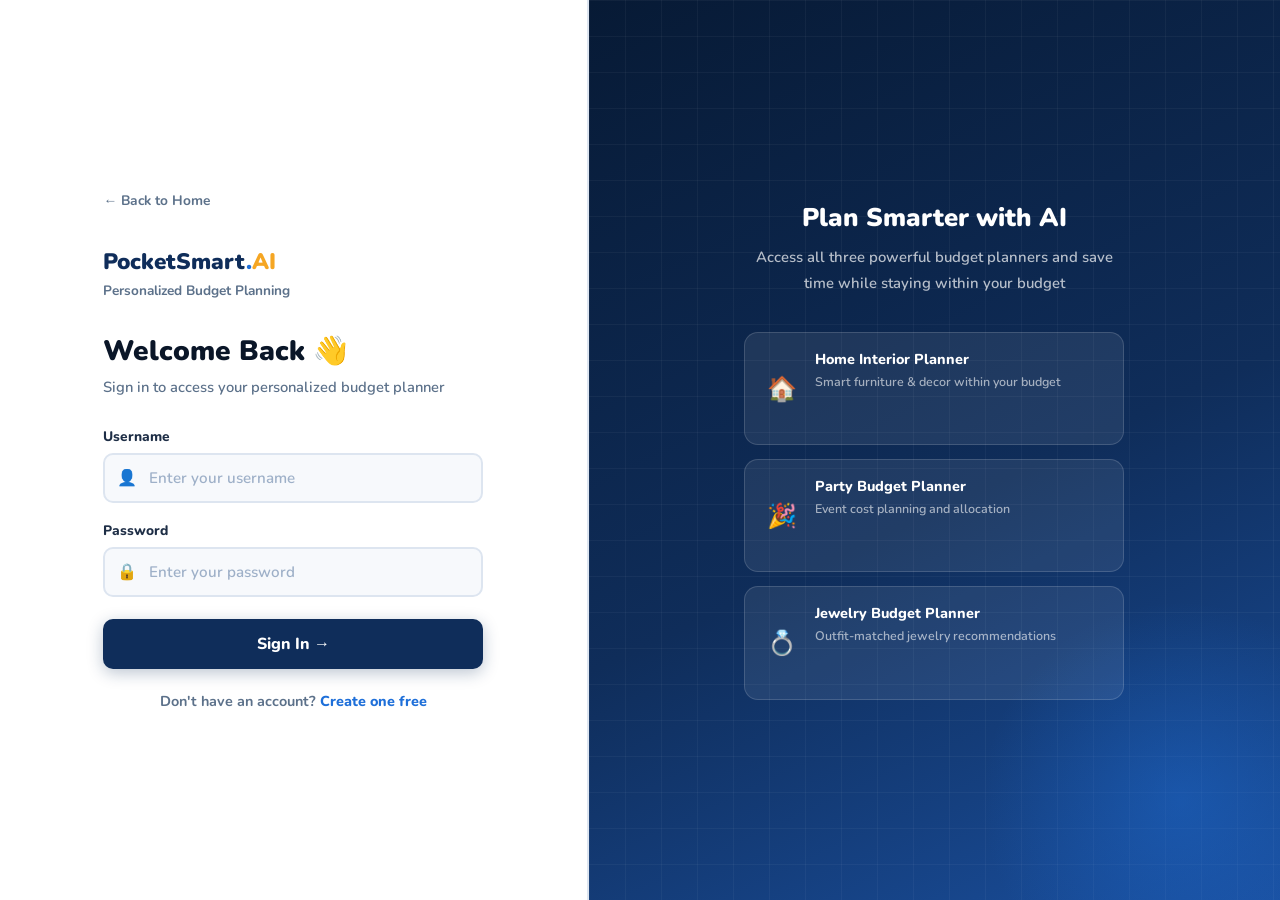
<file: PocketSmart-AI/PocketSmart-AI/5. Project Development Phase/templates/login.html>
<!DOCTYPE html>
<html lang="en">
<head>
  <meta charset="UTF-8"/>
  <meta name="viewport" content="width=device-width, initial-scale=1.0"/>
  <title>PocketSmart AI – Sign In</title>
  <link href="https://fonts.googleapis.com/css2?family=Nunito:wght@400;600;700;800;900&display=swap" rel="stylesheet"/>
  <style>
    :root{--navy:#0F2D5A;--navy2:#0A2244;--navy3:#071A35;--blue:#1E6FD9;--blue-lt:#4189E8;--blue-pale:#EEF4FE;--blue-mid:#CCDCFB;--gold:#F5A623;--gold-lt:#FFD07A;--white:#FFFFFF;--off:#F7F9FC;--text:#0A1628;--text2:#1E2E46;--muted:#5C718A;--border:#DDE5F0;--shadow:0 4px 24px rgba(10,34,68,0.09);}
    *{margin:0;padding:0;box-sizing:border-box;}
    body{font-family:'Nunito',sans-serif;color:var(--text);min-height:100vh;display:flex;background:var(--off);}
    a{text-decoration:none;color:inherit;}

    /* LEFT — form panel */
    .left{width:46%;background:var(--white);border-right:2px solid var(--border);display:flex;flex-direction:column;justify-content:center;align-items:center;padding:64px 56px;}
    .left-wrap{width:100%;max-width:380px;}
    .back-link{display:inline-flex;align-items:center;gap:6px;color:var(--muted);font-size:0.86rem;font-weight:700;margin-bottom:36px;transition:color .2s;}
    .back-link:hover{color:var(--navy);}
    .brand{font-size:1.4rem;font-weight:900;color:var(--navy);margin-bottom:4px;}
    .brand .dot{color:var(--blue);}
    .brand .ai{color:var(--gold);}
    .brand-tag{font-size:0.85rem;font-weight:700;color:var(--muted);margin-bottom:32px;}
    .page-title{font-size:1.75rem;font-weight:900;color:var(--text);margin-bottom:6px;}
    .page-sub{font-size:0.92rem;font-weight:600;color:var(--muted);margin-bottom:28px;line-height:1.6;}
    .form-group{margin-bottom:18px;}
    .form-group label{display:block;font-size:0.86rem;font-weight:800;color:var(--text2);margin-bottom:7px;}
    .inp-wrap{position:relative;}
    .inp-icon{position:absolute;left:14px;top:50%;transform:translateY(-50%);font-size:1rem;pointer-events:none;}
    input{width:100%;padding:13px 14px 13px 44px;border:2px solid var(--border);border-radius:10px;font-family:'Nunito',sans-serif;font-size:0.95rem;font-weight:600;color:var(--text);background:var(--off);transition:border-color .2s,box-shadow .2s,background .2s;}
    input:focus{outline:none;border-color:var(--blue);background:var(--white);box-shadow:0 0 0 3px rgba(30,111,217,0.1);}
    input::placeholder{color:#9EB0C8;font-weight:600;}
    .btn-submit{width:100%;padding:14px;background:var(--navy);color:var(--white);border:none;border-radius:10px;font-family:'Nunito',sans-serif;font-size:1rem;font-weight:800;cursor:pointer;box-shadow:0 4px 16px rgba(15,45,90,0.28);transition:all .2s;margin-top:4px;}
    .btn-submit:hover{background:var(--navy2);transform:translateY(-1px);box-shadow:0 6px 22px rgba(15,45,90,0.35);}
    .btn-submit:disabled{opacity:0.6;cursor:not-allowed;transform:none;box-shadow:none;}
    .err-box{background:#FEF2F2;border:2px solid #FECACA;color:#B91C1C;border-radius:10px;padding:10px 14px;font-size:0.88rem;font-weight:700;margin-bottom:16px;display:none;}
    .switch{text-align:center;margin-top:22px;color:var(--muted);font-size:0.9rem;font-weight:700;}
    .switch a{color:var(--blue);font-weight:800;}
    .switch a:hover{color:var(--navy);}

    /* RIGHT — info panel */
    .right{flex:1;background:linear-gradient(155deg,var(--navy3) 0%,var(--navy) 55%,#1A4F9E 100%);display:flex;flex-direction:column;justify-content:center;align-items:center;padding:64px;position:relative;overflow:hidden;}
    .right::before{content:'';position:absolute;inset:0;background-image:linear-gradient(rgba(255,255,255,.04) 1px,transparent 1px),linear-gradient(90deg,rgba(255,255,255,.04) 1px,transparent 1px);background-size:36px 36px;}
    .right-glow{position:absolute;width:400px;height:400px;border-radius:50%;background:radial-gradient(circle,rgba(30,111,217,0.4) 0%,transparent 70%);bottom:-100px;right:-100px;pointer-events:none;}
    .right-inner{position:relative;z-index:1;max-width:380px;text-align:center;}
    .right-inner h2{font-size:1.6rem;font-weight:900;color:var(--white);margin-bottom:10px;}
    .right-inner p{font-size:0.93rem;font-weight:600;color:rgba(255,255,255,0.7);margin-bottom:36px;line-height:1.7;}
    .feat-cards{display:flex;flex-direction:column;gap:14px;text-align:left;}
    .feat-card{background:rgba(255,255,255,0.08);border:1.5px solid rgba(255,255,255,0.15);border-radius:14px;padding:16px 18px;display:flex;align-items:center;gap:14px;transition:background .2s;}
    .feat-card:hover{background:rgba(255,255,255,0.13);}
    .feat-icon{font-size:1.5rem;width:38px;text-align:center;flex-shrink:0;}
    .feat-text h4{font-size:0.9rem;font-weight:800;color:var(--white);margin-bottom:2px;}
    .feat-text p{font-size:0.78rem;font-weight:600;color:rgba(255,255,255,0.6);}

    @media(max-width:768px){.right{display:none;}.left{width:100%;padding:40px 24px;}}
  </style>
</head>
<body>
  <div class="left">
    <div class="left-wrap">
      <a href="/" class="back-link">← Back to Home</a>
      <div class="brand">PocketSmart<span class="dot">.</span><span class="ai">AI</span></div>
      <p class="brand-tag">Personalized Budget Planning</p>
      <h1 class="page-title">Welcome Back 👋</h1>
      <p class="page-sub">Sign in to access your personalized budget planner</p>
      <div class="err-box" id="errBox"></div>
      <form id="loginForm">
        <div class="form-group">
          <label>Username</label>
          <div class="inp-wrap"><span class="inp-icon">👤</span><input type="text" id="username" placeholder="Enter your username" required/></div>
        </div>
        <div class="form-group">
          <label>Password</label>
          <div class="inp-wrap"><span class="inp-icon">🔒</span><input type="password" id="password" placeholder="Enter your password" required/></div>
        </div>
        <button type="submit" class="btn-submit" id="submitBtn">Sign In →</button>
      </form>
      <p class="switch">Don't have an account? <a href="/register">Create one free</a></p>
    </div>
  </div>

  <div class="right">
    <div class="right-glow"></div>
    <div class="right-inner">
      <h2>Plan Smarter with AI</h2>
      <p>Access all three powerful budget planners and save time while staying within your budget</p>
      <div class="feat-cards">
        <div class="feat-card"><div class="feat-icon">🏠</div><div class="feat-text"><h4>Home Interior Planner</h4><p>Smart furniture & decor within your budget</p></div></div>
        <div class="feat-card"><div class="feat-icon">🎉</div><div class="feat-text"><h4>Party Budget Planner</h4><p>Event cost planning and allocation</p></div></div>
        <div class="feat-card"><div class="feat-icon">💍</div><div class="feat-text"><h4>Jewelry Budget Planner</h4><p>Outfit-matched jewelry recommendations</p></div></div>
      </div>
    </div>
  </div>

  <script>
    document.getElementById('loginForm').addEventListener('submit', async (e) => {
      e.preventDefault();
      const eb = document.getElementById('errBox'), btn = document.getElementById('submitBtn');
      btn.textContent = 'Signing in...'; btn.disabled = true; eb.style.display = 'none';
      try {
        const fd = new FormData();
        fd.append('username', document.getElementById('username').value);
        fd.append('password', document.getElementById('password').value);
        const res = await fetch('/token', {method:'POST', body:fd, credentials:'same-origin'});
        const data = await res.json();
        if (res.ok) {
          localStorage.removeItem('token');
          localStorage.setItem('username', document.getElementById('username').value);
          window.location.href = '/dashboard';
        } else {
          eb.textContent = data.detail || 'Invalid username or password';
          eb.style.display = 'block';
          btn.textContent = 'Sign In →'; btn.disabled = false;
        }
      } catch { eb.textContent = 'Connection error. Please try again.'; eb.style.display = 'block'; btn.textContent = 'Sign In →'; btn.disabled = false; }
    });
  </script>
</body>
</html>
</file>
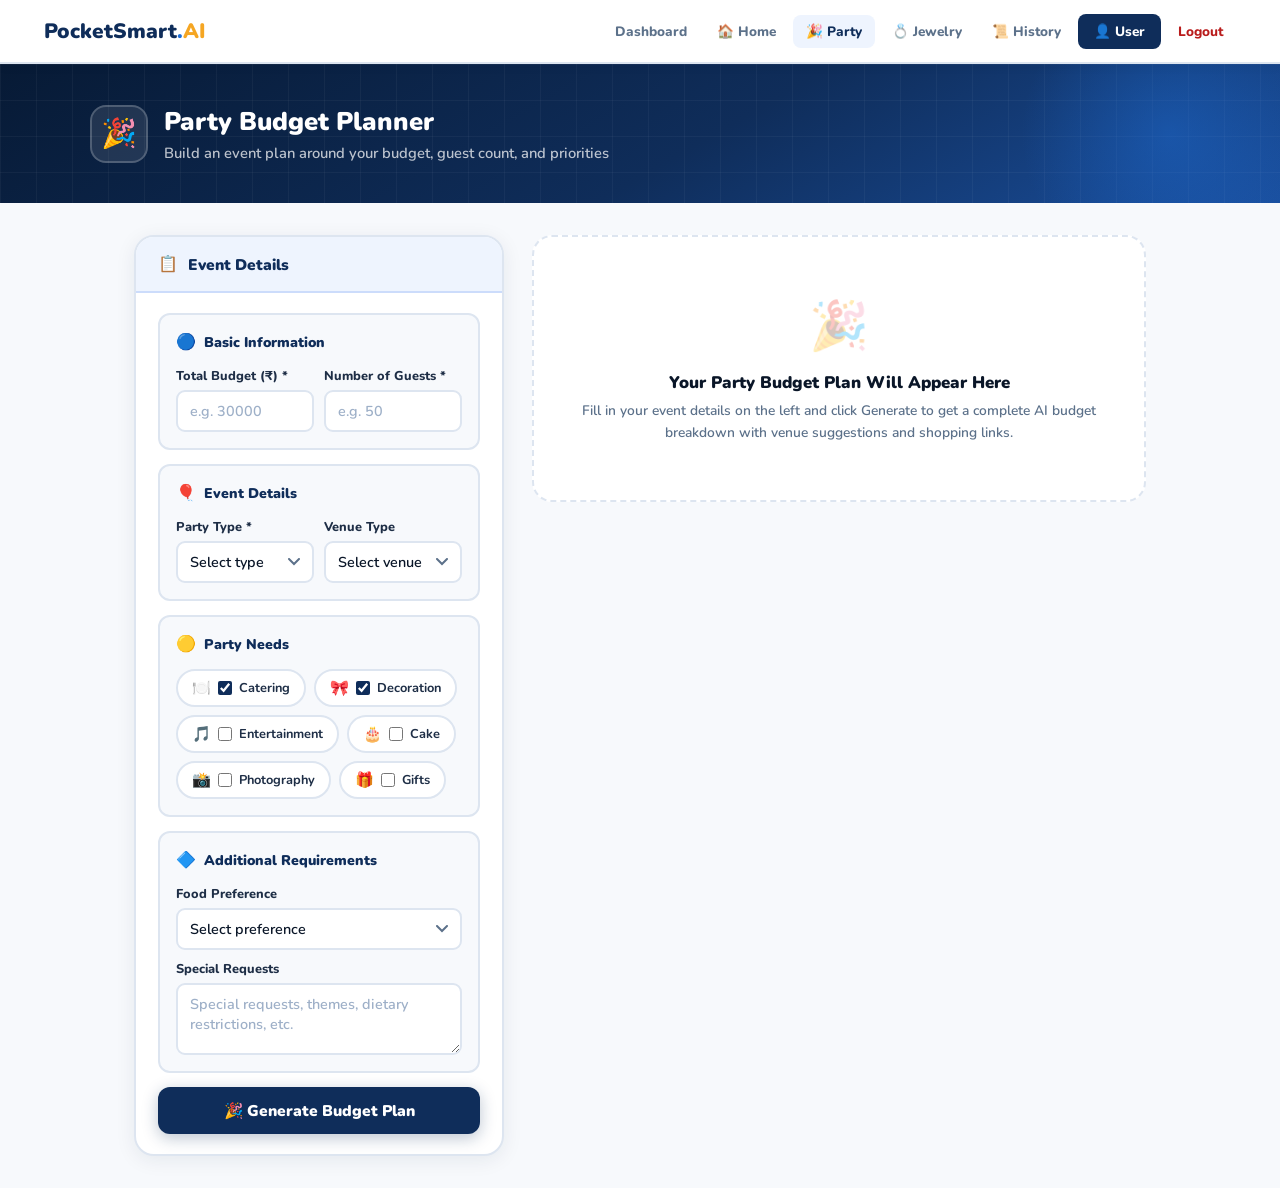
<file: PocketSmart-AI/PocketSmart-AI/5. Project Development Phase/templates/party_planner.html>
<!DOCTYPE html>
<html lang="en">
<head>
  <meta charset="UTF-8"/>
  <meta name="viewport" content="width=device-width, initial-scale=1.0"/>
  <title>PocketSmart AI – Party Budget Planner</title>
  <link href="https://fonts.googleapis.com/css2?family=Nunito:wght@400;600;700;800;900&display=swap" rel="stylesheet"/>
  <style>
    :root{--navy:#0F2D5A;--navy2:#0A2244;--navy3:#071A35;--blue:#1E6FD9;--blue-lt:#4189E8;--blue-pale:#EEF4FE;--blue-mid:#CCDCFB;--gold:#F5A623;--gold-lt:#FFD07A;--white:#FFFFFF;--off:#F7F9FC;--text:#0A1628;--text2:#1E2E46;--muted:#5C718A;--border:#DDE5F0;--shadow:0 4px 20px rgba(10,34,68,0.08);--shadow2:0 8px 36px rgba(10,34,68,0.14);}
    *{margin:0;padding:0;box-sizing:border-box;}
    body{font-family:'Nunito',sans-serif;color:var(--text);background:var(--off);min-height:100vh;}
    a{text-decoration:none;color:inherit;}
    nav{background:var(--white);border-bottom:2px solid var(--border);height:64px;padding:0 44px;display:flex;align-items:center;justify-content:space-between;position:sticky;top:0;z-index:100;box-shadow:0 2px 10px rgba(10,34,68,0.07);}
    .nav-logo{font-size:1.3rem;font-weight:900;color:var(--navy);}
    .nav-logo .dot{color:var(--blue);}
    .nav-logo .ai{color:var(--gold);}
    .nav-right{display:flex;align-items:center;gap:4px;}
    .nl{padding:7px 13px;border-radius:8px;font-size:0.85rem;font-weight:800;color:var(--muted);transition:all .2s;}
    .nl:hover{background:var(--blue-pale);color:var(--navy);}
    .nl.active{background:var(--blue-pale);color:var(--navy);}
    .nl.danger{color:#B91C1C;}
    .nl.danger:hover{background:#FEF2F2;}
    .user-chip{background:var(--navy);color:var(--white);padding:8px 16px;border-radius:8px;font-size:0.85rem;font-weight:800;}
    .page-header{background:linear-gradient(150deg,var(--navy3) 0%,var(--navy) 55%,#1A4F9E 100%);padding:40px 44px;position:relative;overflow:hidden;}
    .page-header::before{content:'';position:absolute;inset:0;background-image:linear-gradient(rgba(255,255,255,.04) 1px,transparent 1px),linear-gradient(90deg,rgba(255,255,255,.04) 1px,transparent 1px);background-size:36px 36px;}
    .ph-glow{position:absolute;width:300px;height:300px;border-radius:50%;background:radial-gradient(circle,rgba(30,111,217,0.4) 0%,transparent 70%);right:-40px;top:-80px;pointer-events:none;}
    .ph-inner{max-width:1100px;margin:0 auto;position:relative;z-index:1;display:flex;align-items:center;gap:16px;}
    .ph-icon{width:58px;height:58px;border-radius:16px;background:rgba(255,255,255,0.1);border:2px solid rgba(255,255,255,0.2);display:flex;align-items:center;justify-content:center;font-size:1.8rem;flex-shrink:0;}
    .ph-text h1{font-size:1.6rem;font-weight:900;color:var(--white);margin-bottom:4px;}
    .ph-text p{font-size:0.92rem;font-weight:600;color:rgba(255,255,255,0.72);}
    main{max-width:1100px;margin:0 auto;padding:32px 44px;}
    .layout{display:grid;grid-template-columns:370px 1fr;gap:28px;align-items:start;}

    /* FORM */
    .form-card{background:var(--white);border:2px solid var(--border);border-radius:20px;box-shadow:var(--shadow);overflow:hidden;position:sticky;top:84px;}
    .fch{background:var(--blue-pale);border-bottom:2px solid var(--blue-mid);padding:16px 22px;display:flex;align-items:center;gap:10px;}
    .fch h2{font-size:0.97rem;font-weight:900;color:var(--navy);}
    .fch .sec-icon{font-size:1rem;}
    .form-body{padding:20px 22px;}
    .fsec{background:var(--off);border:2px solid var(--border);border-radius:12px;padding:16px;margin-bottom:14px;}
    .fsec-title{display:flex;align-items:center;gap:8px;font-size:0.88rem;font-weight:900;color:var(--navy);margin-bottom:14px;}
    .fsec-title span{font-size:1rem;}
    .frow{display:grid;grid-template-columns:1fr 1fr;gap:10px;margin-bottom:10px;}
    .frow:last-child{margin-bottom:0;}
    .fgroup{display:flex;flex-direction:column;gap:5px;}
    .fgroup.full{grid-column:1/-1;}
    label{font-size:0.8rem;font-weight:800;color:var(--text2);}
    input,select,textarea{width:100%;padding:9px 12px;border:2px solid var(--border);border-radius:9px;font-family:'Nunito',sans-serif;font-size:0.9rem;font-weight:600;color:var(--text);background:var(--white);transition:border-color .2s,box-shadow .2s;}
    input:focus,select:focus,textarea:focus{outline:none;border-color:var(--blue);box-shadow:0 0 0 3px rgba(30,111,217,0.1);}
    input::placeholder,textarea::placeholder{color:#9EB0C8;font-weight:600;}
    select{cursor:pointer;appearance:none;background-image:url("data:image/svg+xml,%3Csvg xmlns='http://www.w3.org/2000/svg' width='12' height='8' viewBox='0 0 12 8'%3E%3Cpath d='M1 1l5 5 5-5' stroke='%235C718A' stroke-width='2' fill='none' stroke-linecap='round'/%3E%3C/svg%3E");background-repeat:no-repeat;background-position:right 12px center;padding-right:32px;}
    textarea{resize:vertical;min-height:72px;}
    .needs-grid{display:flex;flex-wrap:wrap;gap:8px;}
    .need-item{display:flex;align-items:center;gap:7px;background:var(--white);border:2px solid var(--border);border-radius:30px;padding:7px 14px;cursor:pointer;transition:all .2s;user-select:none;}
    .need-item:hover{border-color:var(--blue-mid);}
    .need-item input[type=checkbox]{width:14px;height:14px;accent-color:var(--navy);cursor:pointer;padding:0;flex-shrink:0;}
    .need-item label{font-size:0.8rem;font-weight:700;color:var(--text2);cursor:pointer;margin:0;}
    .need-item .ni{font-size:0.95rem;}
    .btn-gen{width:100%;padding:13px;background:var(--navy);color:var(--white);border:none;border-radius:12px;font-family:'Nunito',sans-serif;font-size:0.97rem;font-weight:900;cursor:pointer;box-shadow:0 4px 16px rgba(15,45,90,0.28);transition:all .2s;display:flex;align-items:center;justify-content:center;gap:8px;margin-top:4px;}
    .btn-gen:hover{background:var(--navy2);transform:translateY(-1px);}
    .btn-gen:disabled{opacity:0.6;cursor:not-allowed;transform:none;box-shadow:none;}

    /* STATES */
    .res-empty{background:var(--white);border:2px dashed var(--border);border-radius:20px;padding:56px 28px;text-align:center;}
    .re-icon{font-size:3rem;margin-bottom:12px;opacity:0.3;}
    .re-title{font-size:1.05rem;font-weight:900;color:var(--text);margin-bottom:6px;}
    .re-sub{font-size:0.86rem;font-weight:600;color:var(--muted);line-height:1.6;}
    .loading{display:none;background:var(--white);border:2px solid var(--border);border-radius:20px;padding:56px 28px;text-align:center;}
    .spinner{width:44px;height:44px;border:4px solid var(--blue-mid);border-top-color:var(--navy);border-radius:50%;animation:spin .8s linear infinite;margin:0 auto 16px;}
    @keyframes spin{to{transform:rotate(360deg);}}
    .loading p{font-size:0.92rem;font-weight:700;color:var(--muted);}

    /* RESULT */
    .result-wrap{display:none;}
    .res-topbar{background:linear-gradient(135deg,var(--navy) 0%,var(--blue) 100%);border-radius:16px;padding:16px 22px;display:flex;align-items:center;justify-content:space-between;margin-bottom:14px;}
    .res-topbar h2{font-size:1rem;font-weight:900;color:var(--white);}
    .res-topbar p{font-size:0.78rem;color:rgba(255,255,255,0.7);font-weight:600;margin-top:3px;}
    .res-topbar-right{display:flex;align-items:center;gap:10px;}
    .res-badge{background:rgba(255,255,255,0.15);border:1.5px solid rgba(255,255,255,0.25);color:var(--gold-lt);padding:5px 13px;border-radius:20px;font-size:0.74rem;font-weight:800;white-space:nowrap;}
    .print-btn{background:white;color:var(--navy);border:none;padding:7px 14px;border-radius:8px;font-family:'Nunito',sans-serif;font-size:0.78rem;font-weight:800;cursor:pointer;display:flex;align-items:center;gap:5px;transition:opacity .2s;}
    .print-btn:hover{opacity:0.85;}

    /* Budget total line */
    .budget-line{background:var(--white);border:2px solid var(--border);border-radius:12px;padding:12px 18px;margin-bottom:12px;display:flex;align-items:center;justify-content:space-between;box-shadow:var(--shadow);}
    .bl-label{font-size:0.88rem;font-weight:800;color:var(--navy);}
    .bl-val{font-size:1.1rem;font-weight:900;color:var(--blue);}

    /* Category section */
    .cat-section{background:var(--white);border:2px solid var(--border);border-radius:14px;overflow:hidden;margin-bottom:10px;box-shadow:var(--shadow);}
    .cat-head{padding:11px 16px;display:flex;align-items:center;gap:10px;background:var(--blue-pale);border-bottom:2px solid var(--blue-mid);}
    .cat-icon{font-size:1rem;width:28px;height:28px;border-radius:50%;background:var(--navy);display:flex;align-items:center;justify-content:center;}
    .cat-name{font-size:0.92rem;font-weight:900;color:var(--navy);flex:1;}
    .cat-alloc{font-size:0.88rem;font-weight:900;color:var(--blue);}
    .cat-items{padding:0;}
    .cat-item{padding:12px 16px;border-bottom:1px solid var(--border);}
    .cat-item:last-child{border-bottom:none;}
    .ci-top{display:flex;align-items:flex-start;justify-content:space-between;margin-bottom:4px;}
    .ci-name{font-size:0.9rem;font-weight:800;color:var(--navy);}
    .ci-price{font-size:0.9rem;font-weight:900;color:var(--blue);white-space:nowrap;margin-left:10px;}
    .ci-desc{font-size:0.81rem;color:var(--muted);font-weight:600;margin-bottom:7px;line-height:1.45;}
    .shop-row{display:flex;align-items:center;gap:6px;flex-wrap:wrap;}
    .shop-lbl{font-size:0.74rem;font-weight:800;color:var(--muted);}
    .sbtn{display:inline-flex;align-items:center;gap:3px;font-size:0.7rem;font-weight:800;padding:3px 9px;border-radius:6px;border:1.5px solid;transition:all .15s;white-space:nowrap;}
    .s-amazon{background:#FFF8E7;color:#B45309;border-color:#FDE68A;}
    .s-amazon:hover{background:#FDE68A;}
    .s-flipkart{background:#EEF4FE;color:#1D4ED8;border-color:#BFDBFE;}
    .s-flipkart:hover{background:#BFDBFE;}
    .s-swiggy{background:#FFF7ED;color:#C2410C;border-color:#FED7AA;}
    .s-swiggy:hover{background:#FED7AA;}
    .s-zomato{background:#FEF2F2;color:#B91C1C;border-color:#FECACA;}
    .s-zomato:hover{background:#FECACA;}
    .s-oyo{background:#F0FDF4;color:#166534;border-color:#BBF7D0;}
    .s-oyo:hover{background:#BBF7D0;}
    .s-booking{background:#EEF4FE;color:#1E3A8A;border-color:#BFDBFE;}
    .s-other{background:var(--off);color:var(--muted);border-color:var(--border);}

    /* Budget summary footer */
    .bsum-footer{background:var(--white);border:2px solid var(--border);border-radius:14px;padding:14px 18px;margin-bottom:10px;box-shadow:var(--shadow);}
    .bsf-row{display:flex;justify-content:space-between;align-items:center;padding:5px 0;border-bottom:1px solid var(--border);}
    .bsf-row:last-child{border-bottom:none;padding-top:8px;}
    .bsf-label{font-size:0.86rem;font-weight:700;color:var(--muted);}
    .bsf-val{font-size:0.9rem;font-weight:900;color:var(--navy);}
    .bsf-row.total .bsf-label{font-weight:900;color:var(--navy);font-size:0.9rem;}
    .bsf-row.total .bsf-val{color:var(--blue);font-size:1rem;}
    .bsf-row.remaining .bsf-val{color:#15803D;}

    /* Venue suggestions */
    .venue-card{background:var(--white);border:2px solid var(--border);border-radius:14px;overflow:hidden;margin-bottom:10px;box-shadow:var(--shadow);}
    .vc-head{padding:11px 16px;background:var(--blue-pale);border-bottom:2px solid var(--blue-mid);display:flex;align-items:center;gap:8px;}
    .vc-head span{font-size:1rem;}
    .vc-head h3{font-size:0.92rem;font-weight:900;color:var(--navy);}
    .vc-body{padding:14px 16px;}
    .venue-item{display:flex;justify-content:space-between;align-items:flex-start;padding:8px 0;border-bottom:1px solid var(--border);}
    .venue-item:last-child{border-bottom:none;}
    .vi-name{font-size:0.88rem;font-weight:800;color:var(--navy);}
    .vi-price{font-size:0.88rem;font-weight:900;color:var(--blue);}
    .vi-meta{font-size:0.78rem;color:var(--muted);font-weight:600;margin-top:3px;}
    .vi-links{display:flex;gap:5px;margin-top:6px;flex-wrap:wrap;}

    /* Tips */
    .tips-card{background:var(--white);border:2px solid var(--border);border-radius:14px;overflow:hidden;margin-bottom:10px;box-shadow:var(--shadow);display:none;}
    .tips-head{background:linear-gradient(135deg,var(--navy) 0%,var(--navy2) 100%);padding:11px 16px;display:flex;align-items:center;gap:8px;}
    .tips-head span{font-size:1rem;}
    .tips-head h3{font-size:0.92rem;font-weight:900;color:var(--white);}
    .tips-body{padding:12px 16px;}
    .tip-row{display:flex;align-items:flex-start;gap:9px;padding:7px 0;border-bottom:1px solid var(--border);}
    .tip-row:last-child{border-bottom:none;padding-bottom:0;}
    .tip-dot{width:18px;height:18px;border-radius:50%;background:var(--blue-pale);border:2px solid var(--blue-mid);display:flex;align-items:center;justify-content:center;font-size:0.6rem;color:var(--blue);font-weight:900;flex-shrink:0;margin-top:2px;}
    .tip-txt{font-size:0.84rem;font-weight:600;color:var(--text2);line-height:1.5;}

    .res-actions{display:flex;gap:10px;margin-top:4px;}
    .btn-new{background:var(--navy);color:var(--white);padding:10px 22px;border-radius:10px;font-weight:800;font-size:0.86rem;border:none;cursor:pointer;font-family:'Nunito',sans-serif;transition:background .2s;}
    .btn-new:hover{background:var(--navy2);}
    .btn-copy{background:var(--white);color:var(--text2);padding:10px 22px;border-radius:10px;font-weight:800;font-size:0.86rem;border:2px solid var(--border);cursor:pointer;font-family:'Nunito',sans-serif;transition:all .2s;}
    .btn-copy:hover{border-color:var(--navy);color:var(--navy);}

    @media(max-width:900px){nav{height:auto;min-height:64px;padding:8px 16px;flex-wrap:wrap;row-gap:8px;}.nav-right{flex:1 1 200px;flex-wrap:wrap;justify-content:flex-end;gap:2px;}main{padding:20px 16px;}.layout{grid-template-columns:1fr;}.form-card{position:static;}.page-header{padding:28px 20px;}}
  </style>
</head>
<body>

<nav>
  <div class="nav-logo">PocketSmart<span class="dot">.</span><span class="ai">AI</span></div>
  <div class="nav-right">
    <a href="/dashboard" class="nl">Dashboard</a>
    <a href="/home-planner" class="nl">🏠 Home</a>
    <a href="/party-planner" class="nl active">🎉 Party</a>
    <a href="/jewelry-planner" class="nl">💍 Jewelry</a>
    <a href="/history" class="nl">📜 History</a>
    <span class="user-chip" id="userChip">👤 User</span>
    <a href="/logout" class="nl danger">Logout</a>
  </div>
</nav>

<div class="page-header">
  <div class="ph-glow"></div>
  <div class="ph-inner">
    <div class="ph-icon">🎉</div>
    <div class="ph-text">
      <h1>Party Budget Planner</h1>
      <p>Build an event plan around your budget, guest count, and priorities</p>
    </div>
  </div>
</div>

<main>
  <div class="layout">

    <!-- FORM -->
    <div class="form-card">
      <div class="fch"><span class="sec-icon">📋</span><h2>Event Details</h2></div>
      <div class="form-body">

        <div class="fsec">
          <div class="fsec-title"><span>🔵</span> Basic Information</div>
          <div class="frow">
            <div class="fgroup"><label>Total Budget (₹) *</label><input type="number" id="budget" placeholder="e.g. 30000" min="500"/></div>
            <div class="fgroup"><label>Number of Guests *</label><input type="number" id="guests" placeholder="e.g. 50" min="1"/></div>
          </div>
        </div>

        <div class="fsec">
          <div class="fsec-title"><span>🎈</span> Event Details</div>
          <div class="frow">
            <div class="fgroup">
              <label>Party Type *</label>
              <select id="eventType">
                <option value="">Select type</option>
                <option>Birthday Party</option>
                <option>Wedding Reception</option>
                <option>Engagement Ceremony</option>
                <option>Anniversary Celebration</option>
                <option>Baby Shower</option>
                <option>House Warming</option>
                <option>Corporate Event</option>
                <option>Festival Celebration</option>
                <option>Graduation Party</option>
              </select>
            </div>
            <div class="fgroup">
              <label>Venue Type</label>
              <select id="location">
                <option value="">Select venue</option>
                <option>Home</option>
                <option>Banquet Hall</option>
                <option>Hotel</option>
                <option>Outdoor / Garden</option>
                <option>Restaurant</option>
                <option>OYO / Resort</option>
              </select>
            </div>
          </div>
        </div>

        <div class="fsec">
          <div class="fsec-title"><span>🟡</span> Party Needs</div>
          <div class="needs-grid">
            <div class="need-item"><span class="ni">🍽️</span><input type="checkbox" id="n_food" value="Catering" checked/><label for="n_food">Catering</label></div>
            <div class="need-item"><span class="ni">🎀</span><input type="checkbox" id="n_decor" value="Decoration" checked/><label for="n_decor">Decoration</label></div>
            <div class="need-item"><span class="ni">🎵</span><input type="checkbox" id="n_ent" value="Entertainment"/><label for="n_ent">Entertainment</label></div>
            <div class="need-item"><span class="ni">🎂</span><input type="checkbox" id="n_cake" value="Cake & Sweets"/><label for="n_cake">Cake</label></div>
            <div class="need-item"><span class="ni">📸</span><input type="checkbox" id="n_photo" value="Photography"/><label for="n_photo">Photography</label></div>
            <div class="need-item"><span class="ni">🎁</span><input type="checkbox" id="n_gifts" value="Return Gifts"/><label for="n_gifts">Gifts</label></div>
          </div>
        </div>

        <div class="fsec">
          <div class="fsec-title"><span>🔷</span> Additional Requirements</div>
          <div class="frow">
            <div class="fgroup full">
              <label>Food Preference</label>
              <select id="foodPref">
                <option value="">Select preference</option>
                <option>Vegetarian Only</option>
                <option>Non-Vegetarian</option>
                <option>Both Veg & Non-Veg</option>
              </select>
            </div>
          </div>
          <div class="frow">
            <div class="fgroup full">
              <label>Special Requests</label>
              <textarea id="notes" placeholder="Special requests, themes, dietary restrictions, etc."></textarea>
            </div>
          </div>
        </div>

        <button class="btn-gen" id="genBtn" onclick="generate()">🎉 Generate Budget Plan</button>
      </div>
    </div>

    <!-- RESULT PANEL -->
    <div id="resultPanel">
      <div class="res-empty" id="emptyState">
        <div class="re-icon">🎉</div>
        <div class="re-title">Your Party Budget Plan Will Appear Here</div>
        <p class="re-sub">Fill in your event details on the left and click Generate to get a complete AI budget breakdown with venue suggestions and shopping links.</p>
      </div>
      <div class="loading" id="loadingState">
        <div class="spinner"></div>
        <p>Creating your personalized party budget plan...</p>
      </div>
      <div class="result-wrap" id="resultWrap">

        <div class="res-topbar">
          <div><h2>🎉 Your Party Budget Plan</h2><p id="resMeta">Party</p></div>
          <div class="res-topbar-right">
            <button class="print-btn" onclick="window.print()">🖨️ Print/Save</button>
            <div class="res-badge" id="resultSource">Budget recommendation</div>
          </div>
        </div>

        <div class="budget-line">
          <span class="bl-label">💰 Budget:</span>
          <span class="bl-val" id="blVal">—</span>
        </div>

        <div id="catSections"></div>

        <div class="bsum-footer" id="bsumFooter">
          <div class="bsf-row total"><span class="bsf-label">Total Budget</span><span class="bsf-val" id="bsfTotal">—</span></div>
          <div class="bsf-row"><span class="bsf-label">Allocated</span><span class="bsf-val" id="bsfAlloc">—</span></div>
          <div class="bsf-row remaining"><span class="bsf-label">Remaining</span><span class="bsf-val" id="bsfRemain">—</span></div>
        </div>

        <div class="venue-card" id="venueCard" style="display:none">
          <div class="vc-head"><span>📍</span><h3>Venue Suggestions</h3></div>
          <div class="vc-body" id="venueBody"></div>
        </div>

        <div class="tips-card" id="tipsCard">
          <div class="tips-head"><span>💡</span><h3>Additional Suggestions</h3></div>
          <div class="tips-body" id="tipsBody"></div>
        </div>

        <div class="res-actions">
          <button class="btn-new" onclick="resetForm()">+ New Plan</button>
          <button class="btn-copy" id="copyBtn" onclick="copyResult()">📋 Copy All</button>
        </div>
      </div>
    </div>

  </div>
</main>

<script>
  document.getElementById('userChip').textContent = '👤 ' + (localStorage.getItem('username') || 'User');

  function escapeHTML(value) {
    return String(value ?? '').replace(/[&<>"']/g, char => ({'&':'&amp;','<':'&lt;','>':'&gt;','"':'&quot;',"'":'&#39;'}[char]));
  }

  function getChecked(ids) { return ids.map(id => document.getElementById(id)).filter(c => c && c.checked).map(c => c.value); }
  function fmt(n) { return '\u20b9' + Number(n).toLocaleString('en-IN'); }

  const SHOP = {
    'Swiggy':   { lbl: '\uD83D\uDECD Swiggy',   cls: 's-swiggy',   u: 'https://www.swiggy.com/search?query=' },
    'Zomato':   { lbl: '\uD83C\uDF7D Zomato',   cls: 's-zomato',   u: 'https://www.zomato.com/search?q=' },
    'Amazon':   { lbl: '\uD83D\uDECD Amazon',   cls: 's-amazon',   u: 'https://www.amazon.in/s?k=' },
    'Flipkart': { lbl: '\uD83D\uDED2 Flipkart', cls: 's-flipkart', u: 'https://www.flipkart.com/search?q=' },
    'OYO':      { lbl: '\uD83C\uDFE8 OYO',      cls: 's-oyo',      u: 'https://www.oyorooms.com/search?location=' },
    'Booking':  { lbl: '\uD83C\uDFE8 Booking',  cls: 's-booking',  u: 'https://www.booking.com/searchresults.html?ss=' },
  };

  function shopBtns(name, platforms) {
    const q = encodeURIComponent(name);
    return platforms.map(p => {
      const s = SHOP[p] || { lbl: p, cls: 's-other', u: '#' };
      return `<a href="${s.u}${q}" target="_blank" rel="noopener noreferrer" class="sbtn ${escapeHTML(s.cls)}">${escapeHTML(s.lbl)}</a>`;
    }).join('');
  }

  function renderResults(data, budget, platforms) {
    const plat = platforms.length ? platforms : ['Swiggy', 'Zomato', 'Amazon', 'Flipkart'];
    document.getElementById('blVal').textContent = fmt(budget);

    const cats = data.categories || [];
    const container = document.getElementById('catSections');
    container.innerHTML = '';
    let totalAlloc = 0;

    cats.forEach(cat => {
      totalAlloc += Number(cat.allocation) || 0;
      const items = (cat.items || []).map(item => `
        <div class="cat-item">
          <div class="ci-top">
            <span class="ci-name">${escapeHTML(item.name)}</span>
            <span class="ci-price">${fmt(item.price)}</span>
          </div>
          <div class="ci-desc">${escapeHTML(item.description)}</div>
          <div class="shop-row">
            <span class="shop-lbl">Shop on:</span>
            ${shopBtns(item.name, plat)}
          </div>
        </div>`).join('');

      container.innerHTML += `
        <div class="cat-section">
          <div class="cat-head">
            <span class="cat-icon">${escapeHTML(cat.icon || '📦')}</span>
            <span class="cat-name">${escapeHTML(cat.name)}</span>
            <span class="cat-alloc">${fmt(cat.allocation)}</span>
          </div>
          <div class="cat-items">${items}</div>
        </div>`;
    });

    // Budget summary footer
    document.getElementById('bsfTotal').textContent  = fmt(budget);
    document.getElementById('bsfAlloc').textContent  = fmt(totalAlloc);
    document.getElementById('bsfRemain').textContent = fmt(Math.max(0, budget - totalAlloc));

    // Venue suggestions
    if (data.venues && data.venues.length) {
      document.getElementById('venueCard').style.display = 'block';
      document.getElementById('venueBody').innerHTML = data.venues.map(v => `
        <div class="venue-item">
          <div>
            <div class="vi-name">${escapeHTML(v.name)}</div>
            <div class="vi-meta">${v.type ? '● Type: ' + escapeHTML(v.type) : ''} ${v.location ? '📍 ' + escapeHTML(v.location) : ''}</div>
            <div class="vi-links">
              ${shopBtns(v.name, ['OYO', 'Booking'])}
            </div>
          </div>
          <div class="vi-price">${v.cost !== undefined ? fmt(v.cost) : ''}</div>
        </div>`).join('');
    }

    // Tips
    if (data.tips && data.tips.length) {
      document.getElementById('tipsCard').style.display = 'block';
      document.getElementById('tipsBody').innerHTML = data.tips.map(t =>
        `<div class="tip-row"><div class="tip-dot">✓</div><div class="tip-txt">${escapeHTML(t)}</div></div>`
      ).join('');
    }
  }

  async function generate() {
    const budget    = document.getElementById('budget').value;
    const guests    = document.getElementById('guests').value;
    const eventType = document.getElementById('eventType').value;
    const location  = document.getElementById('location').value;
    const foodPref  = document.getElementById('foodPref').value;
    const notes     = document.getElementById('notes').value;
    const needs     = getChecked(['n_food','n_decor','n_ent','n_cake','n_photo','n_gifts']);

    if (!budget || !guests || !eventType) { alert('Please fill in Budget, Guests, and Party Type.'); return; }

    document.getElementById('emptyState').style.display   = 'none';
    document.getElementById('resultWrap').style.display   = 'none';
    document.getElementById('loadingState').style.display = 'block';
    document.getElementById('genBtn').disabled = true;
    document.getElementById('venueCard').style.display    = 'none';
    document.getElementById('tipsCard').style.display     = 'none';

    try {
      const res = await fetch('/generate-party', {
        method: 'POST',
        headers: { 'Content-Type': 'application/json' },
        body: JSON.stringify({ budget: parseInt(budget), event_type: eventType, guests, location, food_preference: foodPref, includes: needs, notes })
      });
      const raw = await res.json();
      document.getElementById('loadingState').style.display = 'none';
      document.getElementById('resultSource').textContent = raw.source === 'gemini' ? '✦ Gemini recommendation' : 'Offline recommendation';

      const recText = raw.recommendations || raw.result || raw.response || '';
      let parsed = null;
      const jm = recText.match(/```json\s*([\s\S]*?)\s*```/) || recText.match(/(\{[\s\S]*"categories"[\s\S]*\})/);
      if (jm) { try { parsed = JSON.parse(jm[1]); } catch(e){} }

      document.getElementById('resMeta').textContent = `\u20b9${parseInt(budget).toLocaleString('en-IN')} \u00b7 ${eventType} \u00b7 ${guests} guests`;

      if (parsed && parsed.categories) {
        const plat = needs.includes('Catering') ? ['Swiggy','Zomato','Amazon','Flipkart'] : ['Amazon','Flipkart'];
        renderResults(parsed, parseInt(budget), plat);
      } else if (recText) {
        document.getElementById('catSections').innerHTML = `<div style="background:white;border:2px solid var(--border);border-radius:14px;padding:20px;line-height:1.8;font-size:0.91rem;">${mdToHtml(recText)}</div>`;
        document.getElementById('blVal').textContent = fmt(parseInt(budget));
        document.getElementById('bsfTotal').textContent = fmt(parseInt(budget));
        document.getElementById('bsfAlloc').textContent = '—';
        document.getElementById('bsfRemain').textContent = '—';
      } else {
        alert('Error: ' + (typeof raw.detail === 'string' ? raw.detail : JSON.stringify(raw)));
        document.getElementById('emptyState').style.display = 'block';
        document.getElementById('genBtn').disabled = false;
        return;
      }
      document.getElementById('resultWrap').style.display = 'block';
    } catch(err) {
      document.getElementById('loadingState').style.display = 'none';
      document.getElementById('emptyState').style.display  = 'block';
      alert('Connection error: ' + err.message);
    }
    document.getElementById('genBtn').disabled = false;
  }

  function mdToHtml(t) {
    return escapeHTML(t)
      .replace(/^### (.+)$/gm,'<h3 style="color:var(--navy);font-weight:900;margin:12px 0 6px">$1</h3>')
      .replace(/^## (.+)$/gm,'<h2 style="color:var(--navy);font-weight:900;margin:14px 0 7px">$1</h2>')
      .replace(/\*\*(.+?)\*\*/g,'<strong style="color:var(--navy)">$1</strong>')
      .replace(/^- (.+)$/gm,'<li style="margin-bottom:4px">$1</li>')
      .replace(/(<li[^>]*>.*<\/li>\n?)+/g,s=>`<ul style="padding-left:20px;margin:8px 0">${s}</ul>`)
      .replace(/\n\n/g,'<br/><br/>');
  }

  function resetForm() {
    document.getElementById('resultWrap').style.display = 'none';
    document.getElementById('emptyState').style.display = 'block';
    document.getElementById('catSections').innerHTML    = '';
    document.getElementById('tipsCard').style.display   = 'none';
    document.getElementById('venueCard').style.display  = 'none';
    ['budget','guests','eventType','location','foodPref','notes'].forEach(id => { const e = document.getElementById(id); if(e) e.value=''; });
  }

  function copyResult() {
    const lines = [];
    document.querySelectorAll('.cat-section').forEach(c => {
      lines.push(c.querySelector('.cat-name').textContent + ' — ' + c.querySelector('.cat-alloc').textContent);
      c.querySelectorAll('.cat-item').forEach(i => {
        lines.push('  • ' + i.querySelector('.ci-name').textContent + ' — ' + i.querySelector('.ci-price').textContent);
      });
    });
    document.querySelectorAll('.tip-txt').forEach(t => lines.push('💡 ' + t.textContent));
    navigator.clipboard.writeText(lines.join('\n')).then(() => {
      const btn = document.getElementById('copyBtn');
      btn.textContent = '✅ Copied!';
      setTimeout(() => btn.textContent = '📋 Copy All', 2000);
    });
  }
</script>
</body>
</html>
</file>
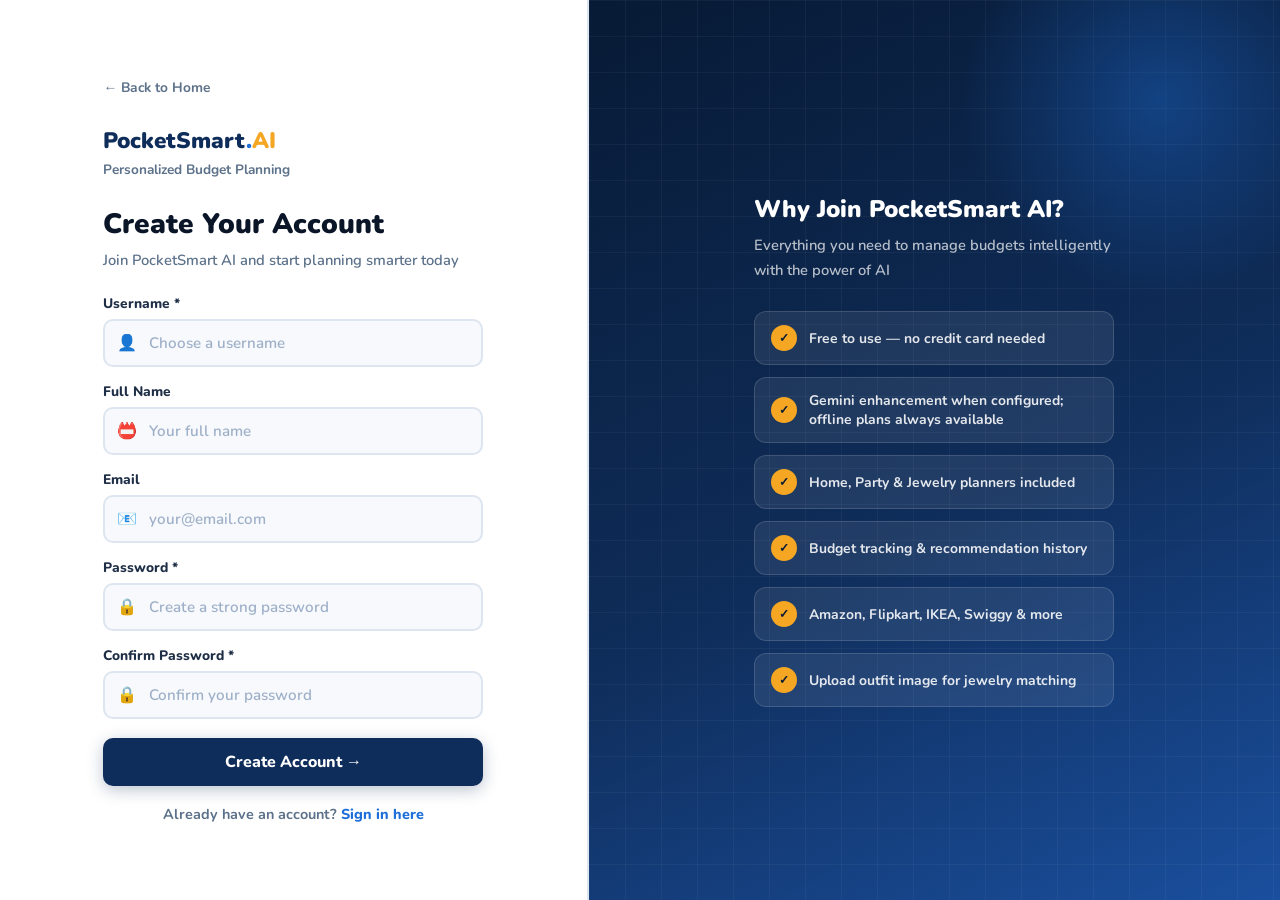
<file: PocketSmart-AI/PocketSmart-AI/5. Project Development Phase/templates/register.html>
<!DOCTYPE html>
<html lang="en">
<head>
  <meta charset="UTF-8"/>
  <meta name="viewport" content="width=device-width, initial-scale=1.0"/>
  <title>PocketSmart AI – Create Account</title>
  <link href="https://fonts.googleapis.com/css2?family=Nunito:wght@400;600;700;800;900&display=swap" rel="stylesheet"/>
  <style>
    :root{--navy:#0F2D5A;--navy2:#0A2244;--navy3:#071A35;--blue:#1E6FD9;--blue-lt:#4189E8;--blue-pale:#EEF4FE;--blue-mid:#CCDCFB;--gold:#F5A623;--gold-lt:#FFD07A;--white:#FFFFFF;--off:#F7F9FC;--text:#0A1628;--text2:#1E2E46;--muted:#5C718A;--border:#DDE5F0;}
    *{margin:0;padding:0;box-sizing:border-box;}
    body{font-family:'Nunito',sans-serif;color:var(--text);min-height:100vh;display:flex;background:var(--off);}
    a{text-decoration:none;color:inherit;}

    .left{width:46%;background:var(--white);border-right:2px solid var(--border);display:flex;flex-direction:column;justify-content:center;align-items:center;padding:48px 56px;overflow-y:auto;}
    .left-wrap{width:100%;max-width:380px;}
    .back-link{display:inline-flex;align-items:center;gap:6px;color:var(--muted);font-size:0.86rem;font-weight:700;margin-bottom:28px;transition:color .2s;}
    .back-link:hover{color:var(--navy);}
    .brand{font-size:1.4rem;font-weight:900;color:var(--navy);margin-bottom:4px;}
    .brand .dot{color:var(--blue);}
    .brand .ai{color:var(--gold);}
    .brand-tag{font-size:0.85rem;font-weight:700;color:var(--muted);margin-bottom:26px;}
    .page-title{font-size:1.75rem;font-weight:900;color:var(--text);margin-bottom:6px;}
    .page-sub{font-size:0.92rem;font-weight:600;color:var(--muted);margin-bottom:22px;line-height:1.6;}
    .form-group{margin-bottom:15px;}
    .form-group label{display:block;font-size:0.86rem;font-weight:800;color:var(--text2);margin-bottom:6px;}
    .inp-wrap{position:relative;}
    .inp-icon{position:absolute;left:14px;top:50%;transform:translateY(-50%);font-size:1rem;pointer-events:none;}
    input{width:100%;padding:12px 14px 12px 44px;border:2px solid var(--border);border-radius:10px;font-family:'Nunito',sans-serif;font-size:0.95rem;font-weight:600;color:var(--text);background:var(--off);transition:border-color .2s,box-shadow .2s,background .2s;}
    input:focus{outline:none;border-color:var(--blue);background:var(--white);box-shadow:0 0 0 3px rgba(30,111,217,0.1);}
    input::placeholder{color:#9EB0C8;font-weight:600;}
    .btn-submit{width:100%;padding:13px;background:var(--navy);color:var(--white);border:none;border-radius:10px;font-family:'Nunito',sans-serif;font-size:1rem;font-weight:800;cursor:pointer;box-shadow:0 4px 16px rgba(15,45,90,0.28);transition:all .2s;margin-top:4px;}
    .btn-submit:hover{background:var(--navy2);transform:translateY(-1px);}
    .btn-submit:disabled{opacity:0.6;cursor:not-allowed;transform:none;box-shadow:none;}
    .msg{border-radius:10px;padding:10px 14px;font-size:0.88rem;font-weight:700;margin-bottom:14px;display:none;}
    .msg-err{background:#FEF2F2;border:2px solid #FECACA;color:#B91C1C;}
    .msg-ok{background:#F0FDF4;border:2px solid #BBF7D0;color:#15803D;}
    .switch{text-align:center;margin-top:18px;color:var(--muted);font-size:0.9rem;font-weight:700;}
    .switch a{color:var(--blue);font-weight:800;}

    .right{flex:1;background:linear-gradient(155deg,var(--navy3) 0%,var(--navy) 55%,#1A4F9E 100%);display:flex;flex-direction:column;justify-content:center;align-items:center;padding:64px;position:relative;overflow:hidden;}
    .right::before{content:'';position:absolute;inset:0;background-image:linear-gradient(rgba(255,255,255,.04) 1px,transparent 1px),linear-gradient(90deg,rgba(255,255,255,.04) 1px,transparent 1px);background-size:36px 36px;}
    .right-glow{position:absolute;width:400px;height:400px;border-radius:50%;background:radial-gradient(circle,rgba(30,111,217,0.4) 0%,transparent 70%);top:-100px;right:-80px;pointer-events:none;}
    .right-inner{position:relative;z-index:1;max-width:360px;}
    .right-inner h2{font-size:1.5rem;font-weight:900;color:var(--white);margin-bottom:8px;}
    .right-inner p{font-size:0.92rem;font-weight:600;color:rgba(255,255,255,0.7);margin-bottom:28px;line-height:1.7;}
    .benefits{display:flex;flex-direction:column;gap:12px;}
    .benefit{background:rgba(255,255,255,0.08);border:1.5px solid rgba(255,255,255,0.14);border-radius:12px;padding:13px 16px;display:flex;align-items:center;gap:12px;}
    .bcheck{width:26px;height:26px;border-radius:50%;background:var(--gold);color:var(--navy3);font-size:0.75rem;font-weight:900;display:flex;align-items:center;justify-content:center;flex-shrink:0;}
    .benefit span{font-size:0.87rem;font-weight:700;color:rgba(255,255,255,0.88);}

    @media(max-width:768px){.right{display:none;}.left{width:100%;padding:40px 24px;}}
  </style>
</head>
<body>
  <div class="left">
    <div class="left-wrap">
      <a href="/" class="back-link">← Back to Home</a>
      <div class="brand">PocketSmart<span class="dot">.</span><span class="ai">AI</span></div>
      <p class="brand-tag">Personalized Budget Planning</p>
      <h1 class="page-title">Create Your Account</h1>
      <p class="page-sub">Join PocketSmart AI and start planning smarter today</p>
      <div class="msg msg-err" id="errMsg"></div>
      <div class="msg msg-ok"  id="okMsg"></div>
      <form id="regForm">
        <div class="form-group"><label>Username *</label><div class="inp-wrap"><span class="inp-icon">👤</span><input type="text" id="username" placeholder="Choose a username" required/></div></div>
        <div class="form-group"><label>Full Name</label><div class="inp-wrap"><span class="inp-icon">📛</span><input type="text" id="fullname" placeholder="Your full name"/></div></div>
        <div class="form-group"><label>Email</label><div class="inp-wrap"><span class="inp-icon">📧</span><input type="email" id="email" placeholder="your@email.com"/></div></div>
        <div class="form-group"><label>Password *</label><div class="inp-wrap"><span class="inp-icon">🔒</span><input type="password" id="password" placeholder="Create a strong password" required/></div></div>
        <div class="form-group"><label>Confirm Password *</label><div class="inp-wrap"><span class="inp-icon">🔒</span><input type="password" id="confirm" placeholder="Confirm your password" required/></div></div>
        <button type="submit" class="btn-submit" id="submitBtn">Create Account →</button>
      </form>
      <p class="switch">Already have an account? <a href="/login">Sign in here</a></p>
    </div>
  </div>

  <div class="right">
    <div class="right-glow"></div>
    <div class="right-inner">
      <h2>Why Join PocketSmart AI?</h2>
      <p>Everything you need to manage budgets intelligently with the power of AI</p>
      <div class="benefits">
        <div class="benefit"><div class="bcheck">✓</div><span>Free to use — no credit card needed</span></div>
        <div class="benefit"><div class="bcheck">✓</div><span>Gemini enhancement when configured; offline plans always available</span></div>
        <div class="benefit"><div class="bcheck">✓</div><span>Home, Party & Jewelry planners included</span></div>
        <div class="benefit"><div class="bcheck">✓</div><span>Budget tracking & recommendation history</span></div>
        <div class="benefit"><div class="bcheck">✓</div><span>Amazon, Flipkart, IKEA, Swiggy & more</span></div>
        <div class="benefit"><div class="bcheck">✓</div><span>Upload outfit image for jewelry matching</span></div>
      </div>
    </div>
  </div>

  <script>
    function formatError(detail) {
      if (!detail) return 'Registration failed.';
      if (typeof detail === 'string') return detail;
      if (Array.isArray(detail)) {
        const parts = detail.map((item) => {
          if (typeof item === 'string') return item;
          if (item && typeof item === 'object') {
            const loc = Array.isArray(item.loc) ? item.loc.join('.') : '';
            const msg = item.msg || 'Validation error';
            return loc ? `${loc}: ${msg}` : msg;
          }
          return String(item);
        });
        return parts.join(' ');
      }
      if (typeof detail === 'object') {
        if (detail.msg) return detail.msg;
        if (detail.error) return detail.error;
        return JSON.stringify(detail);
      }
      return String(detail);
    }

    document.getElementById('regForm').addEventListener('submit', async (e) => {
      e.preventDefault();
      const err = document.getElementById('errMsg'), ok = document.getElementById('okMsg'), btn = document.getElementById('submitBtn');
      err.style.display = 'none'; ok.style.display = 'none';
      const pw = document.getElementById('password').value, cf = document.getElementById('confirm').value;
      if (pw !== cf) { err.textContent = 'Passwords do not match!'; err.style.display = 'block'; return; }
      btn.textContent = 'Creating...'; btn.disabled = true;
      try {
        const res = await fetch('/register', {method:'POST', headers:{'Content-Type':'application/json'}, body:JSON.stringify({username:document.getElementById('username').value, full_name:document.getElementById('fullname').value, email:document.getElementById('email').value, password:pw})});
        let data = {};
        try { data = await res.json(); } catch { data = {}; }
        if (res.ok) { ok.textContent = '✅ Account created! Redirecting to login...'; ok.style.display = 'block'; setTimeout(() => window.location.href = '/login', 1500); }
        else { err.textContent = formatError(data.detail ?? data); err.style.display = 'block'; btn.textContent = 'Create Account →'; btn.disabled = false; }
      } catch (error) { err.textContent = 'Connection error.'; err.style.display = 'block'; btn.textContent = 'Create Account →'; btn.disabled = false; }
    });
  </script>
</body>
</html>
</file>
